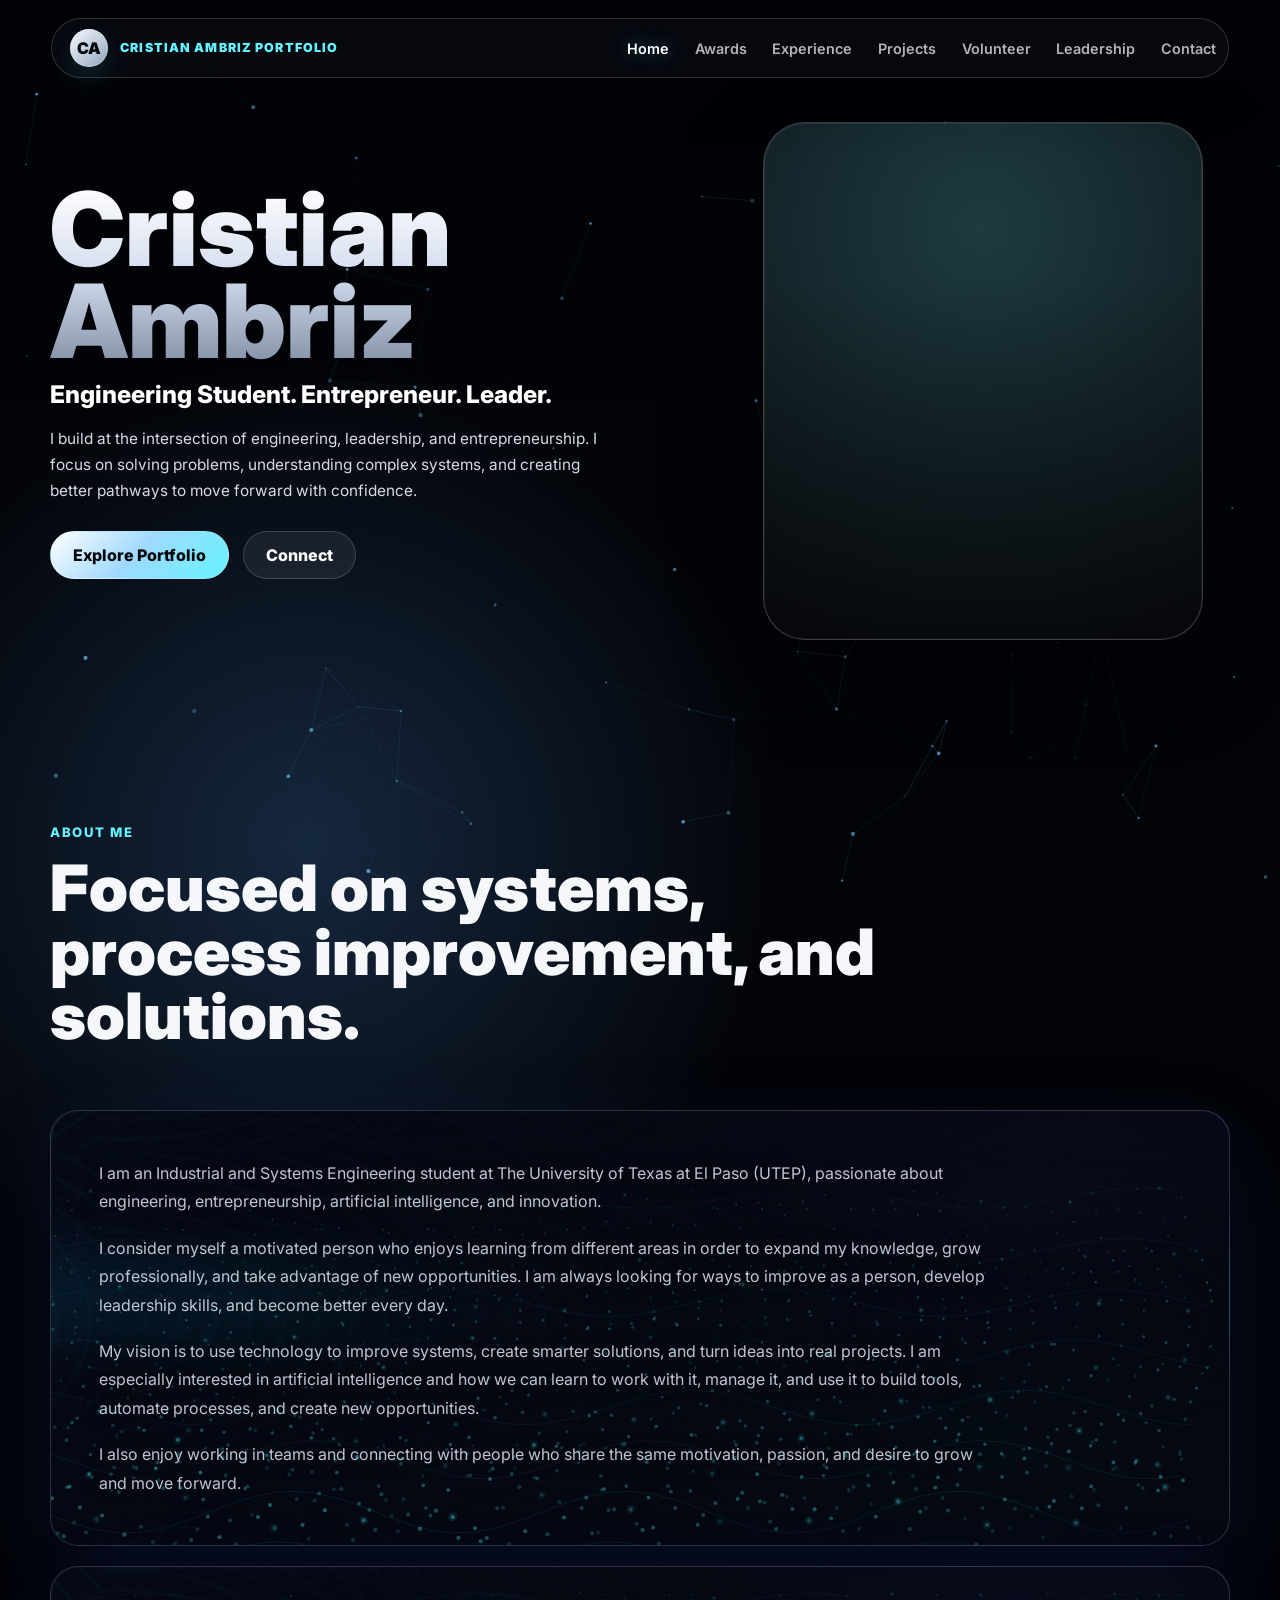
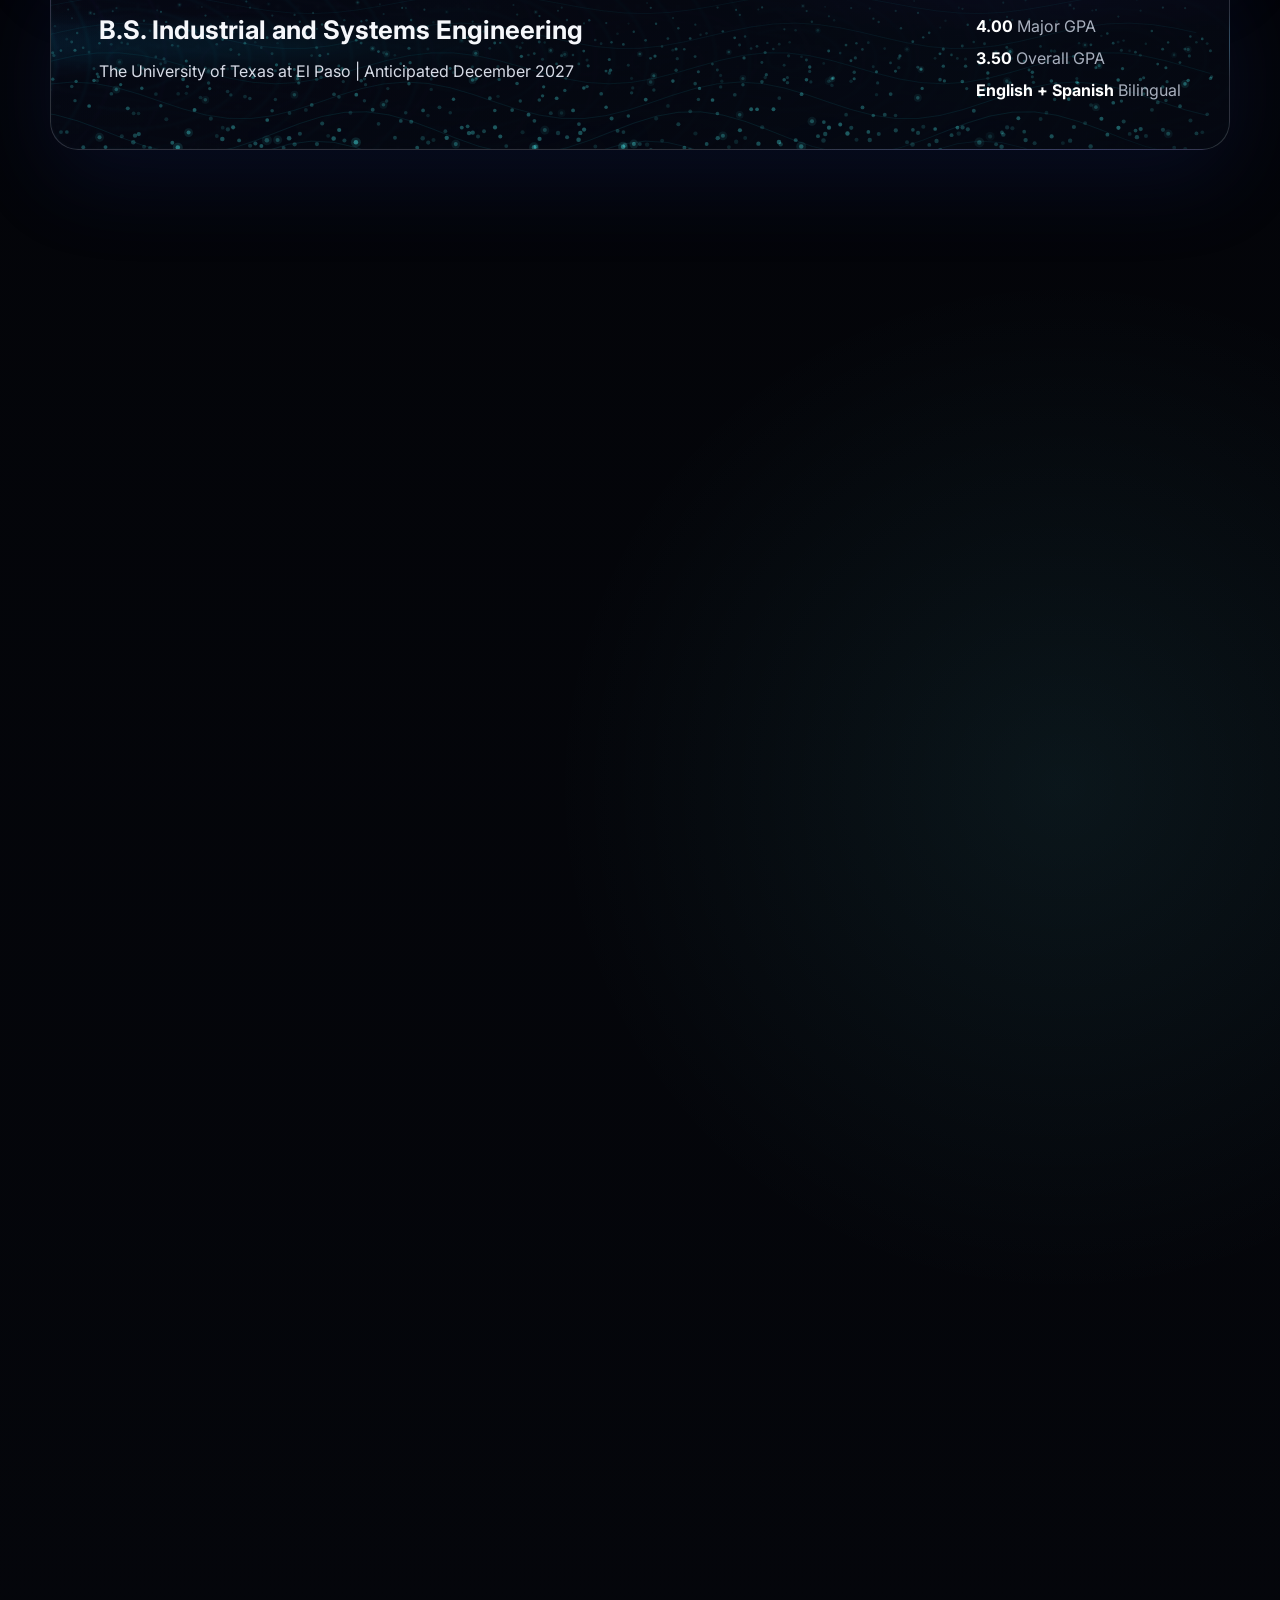
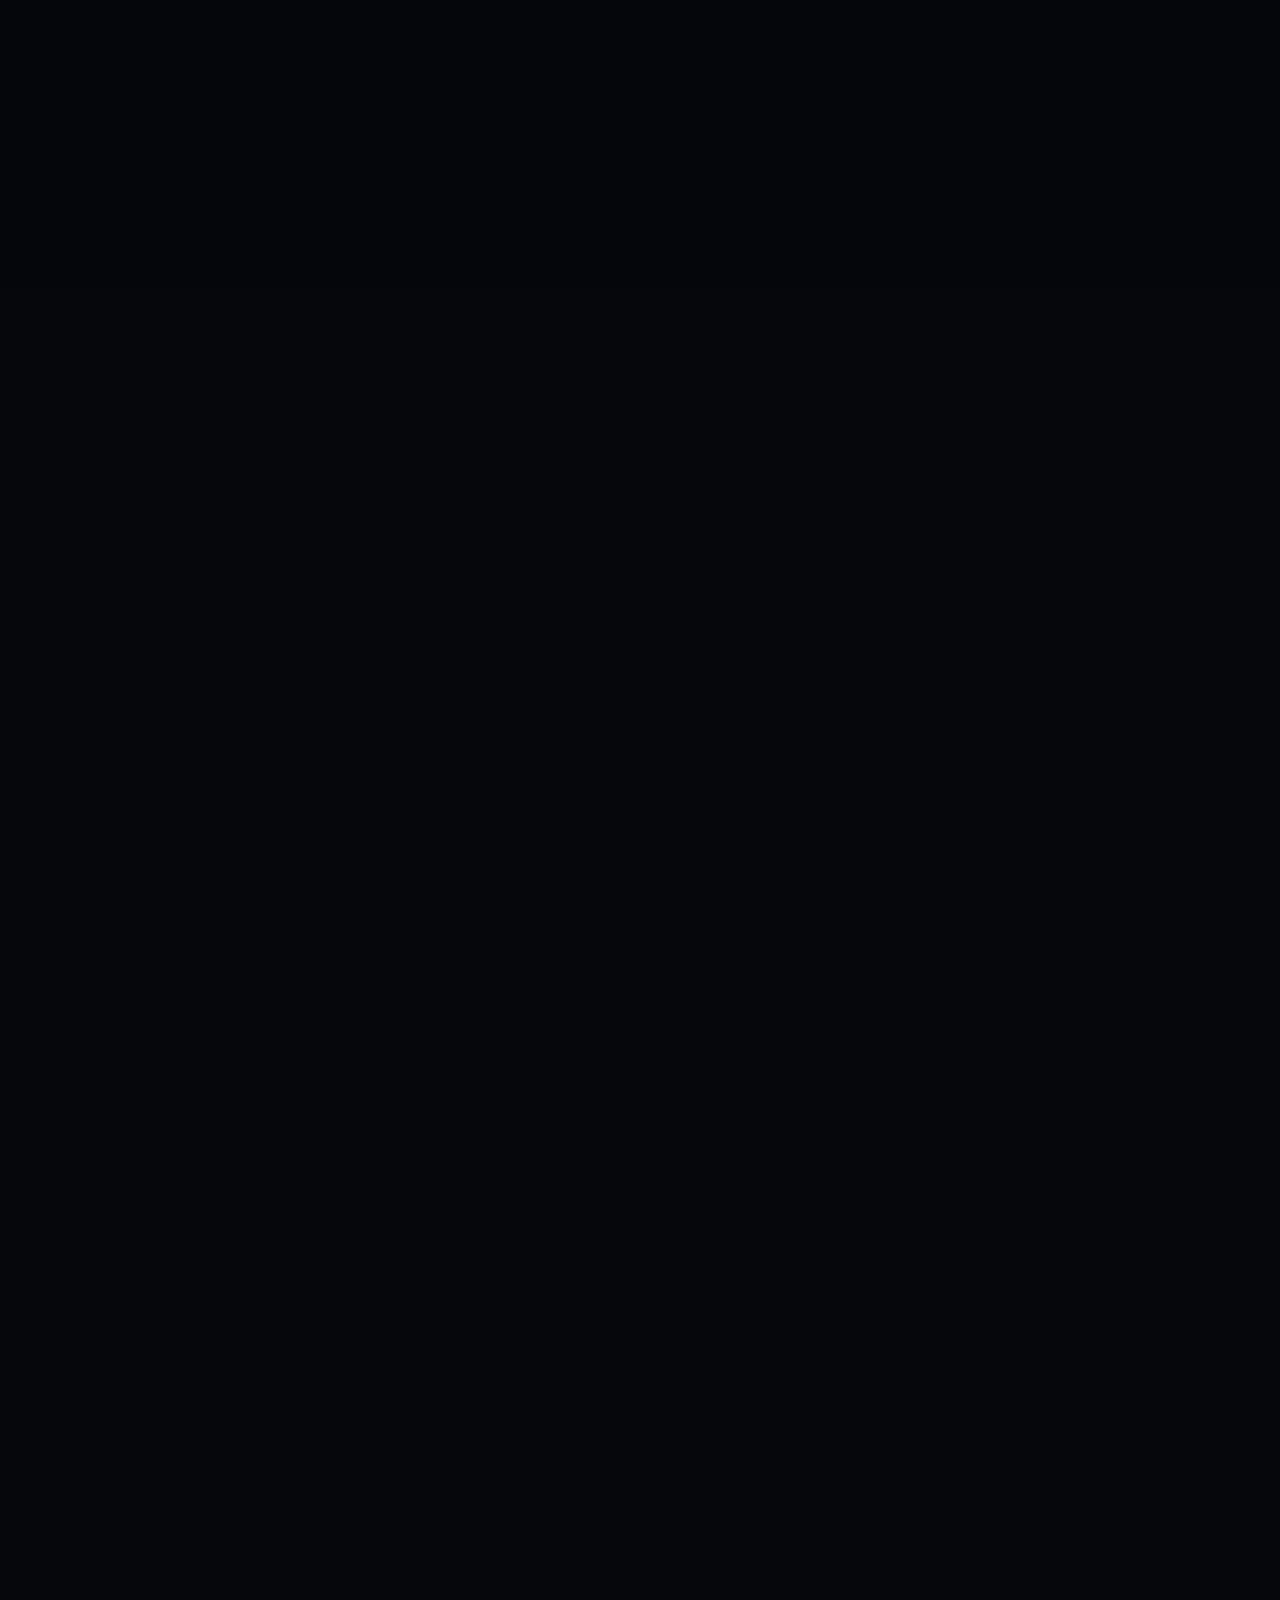
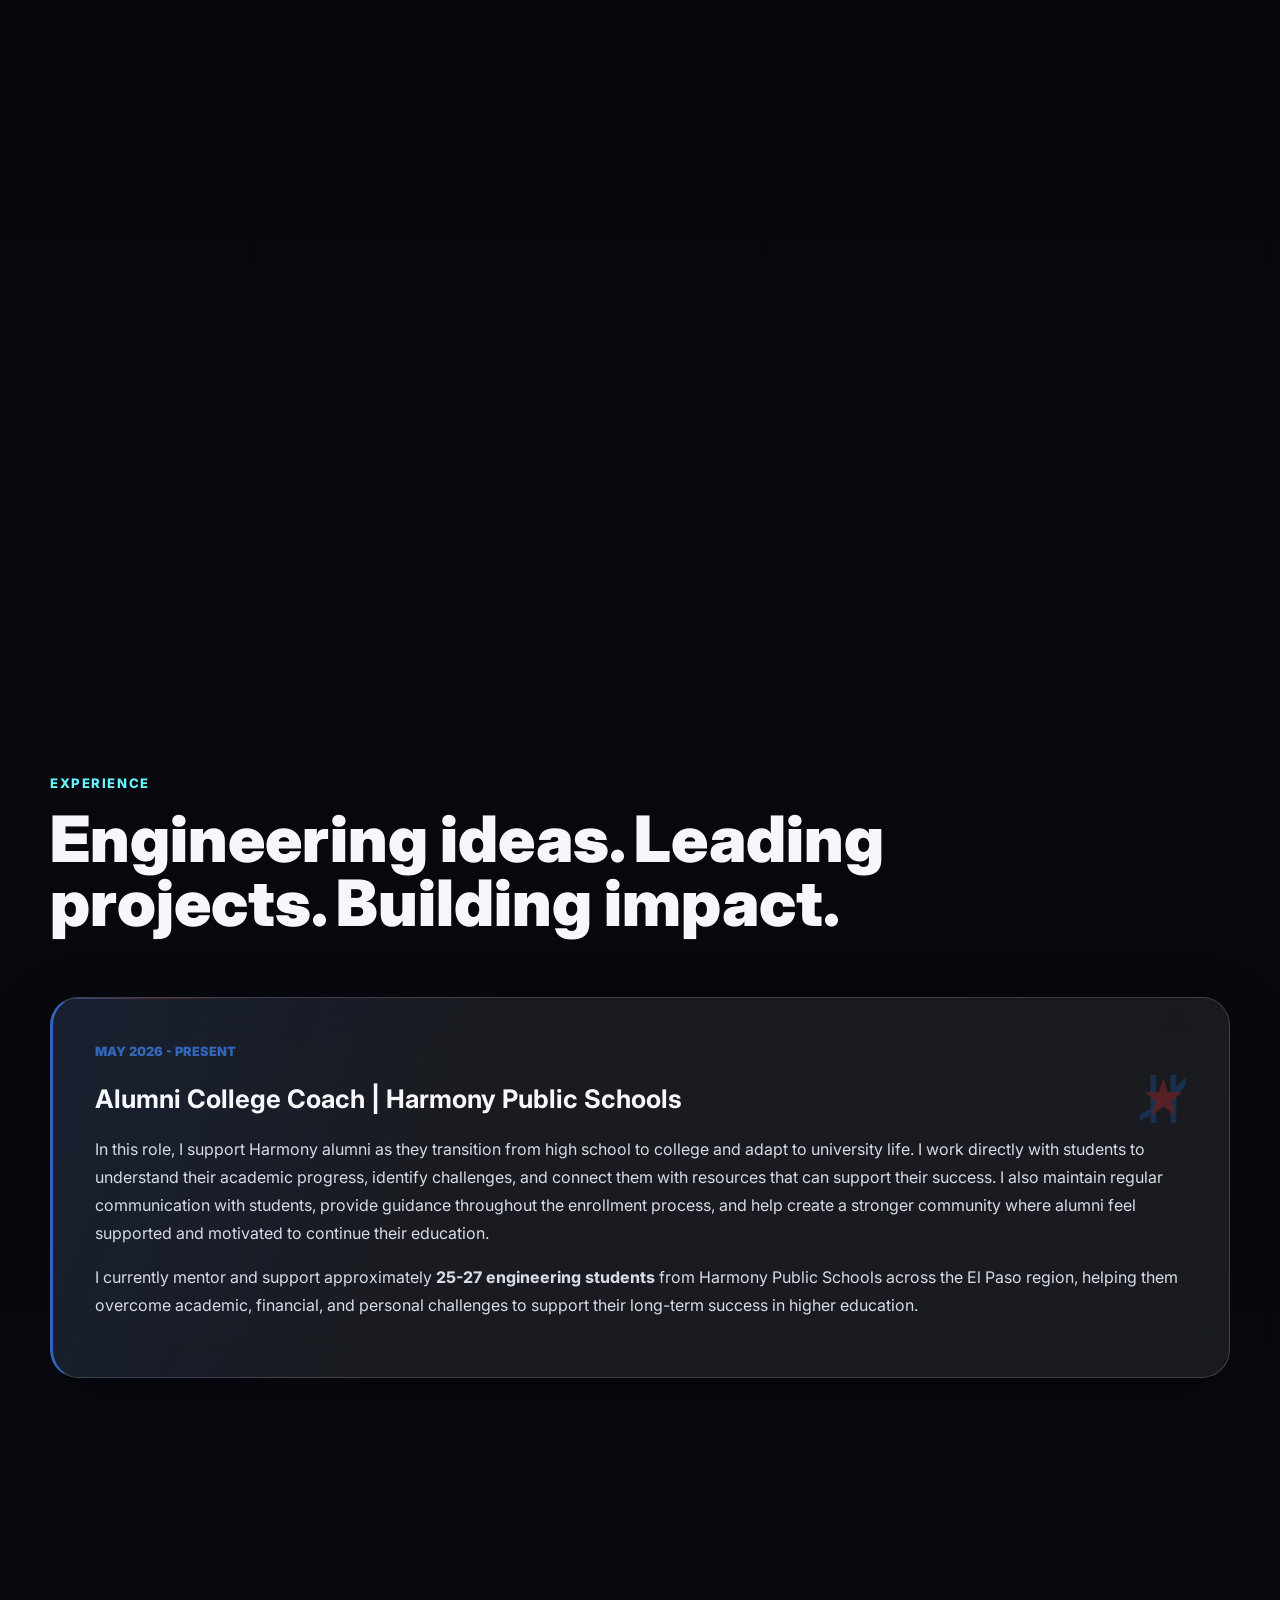
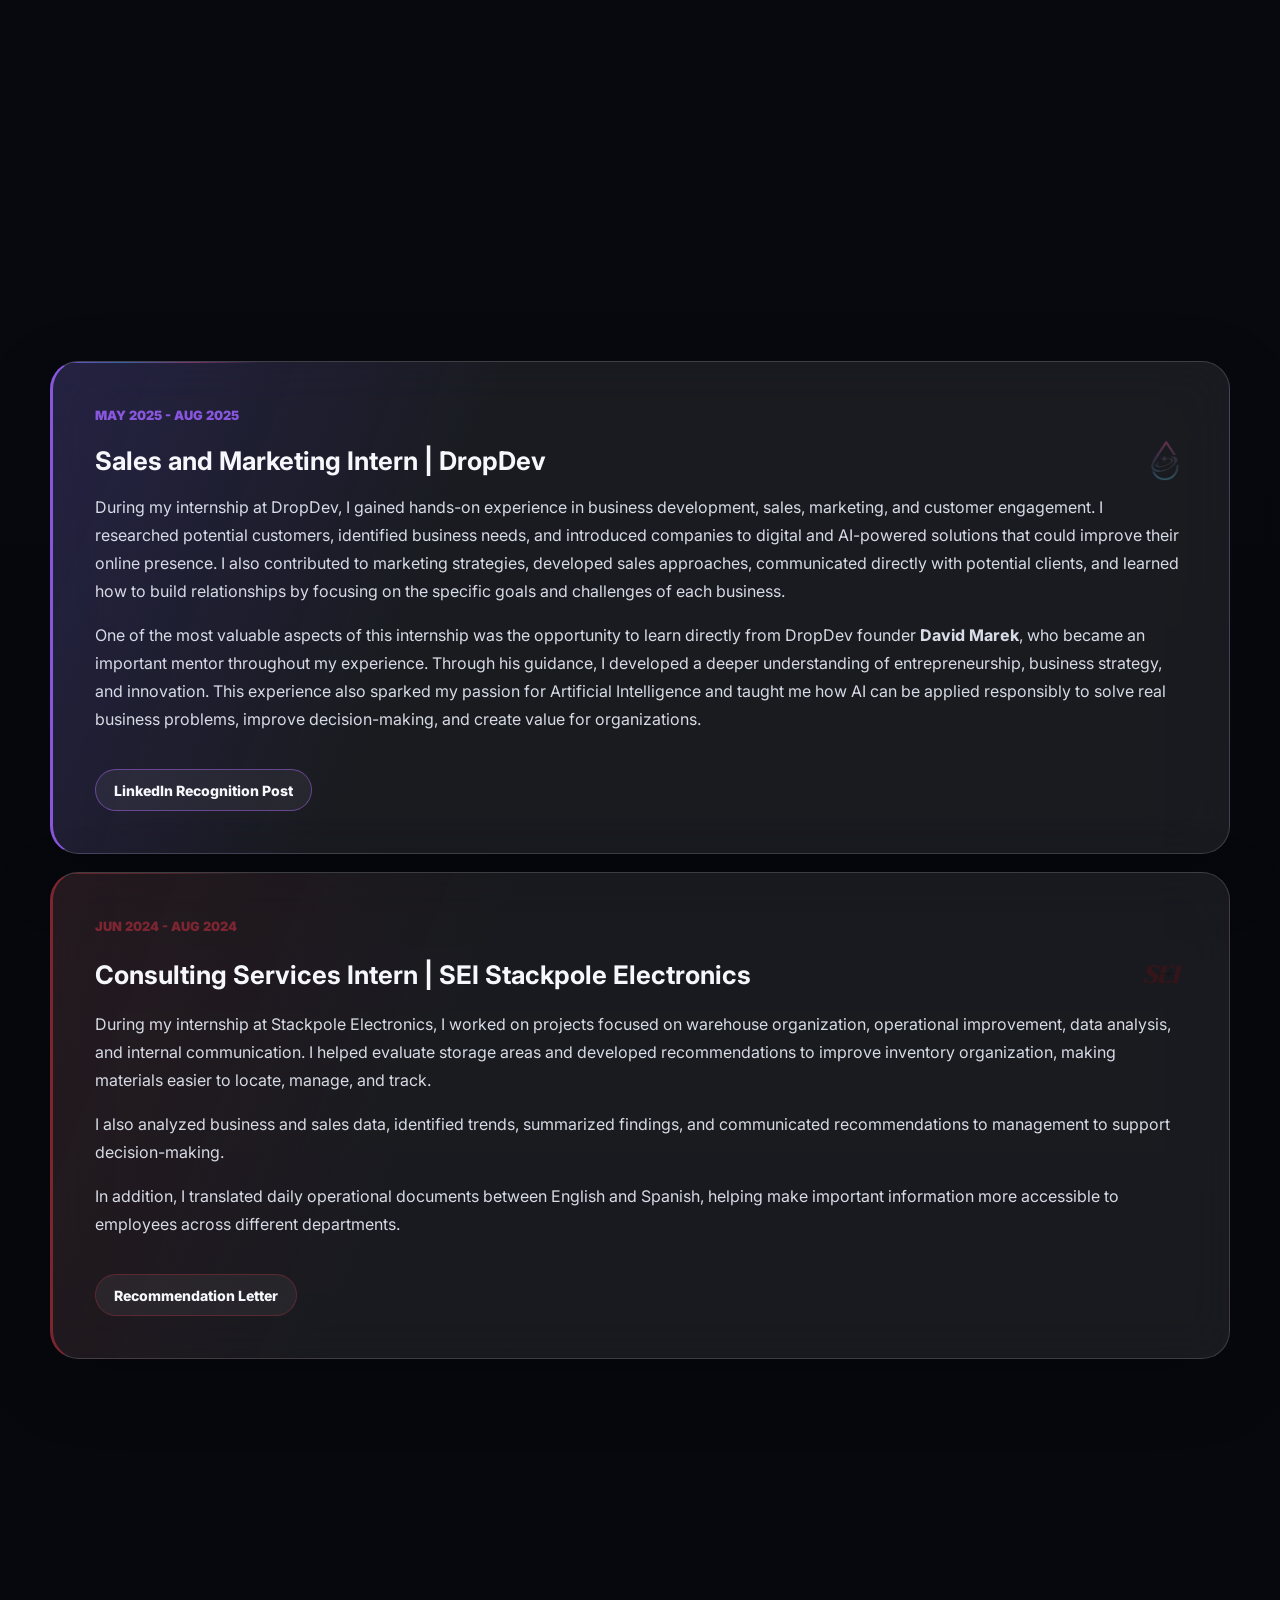
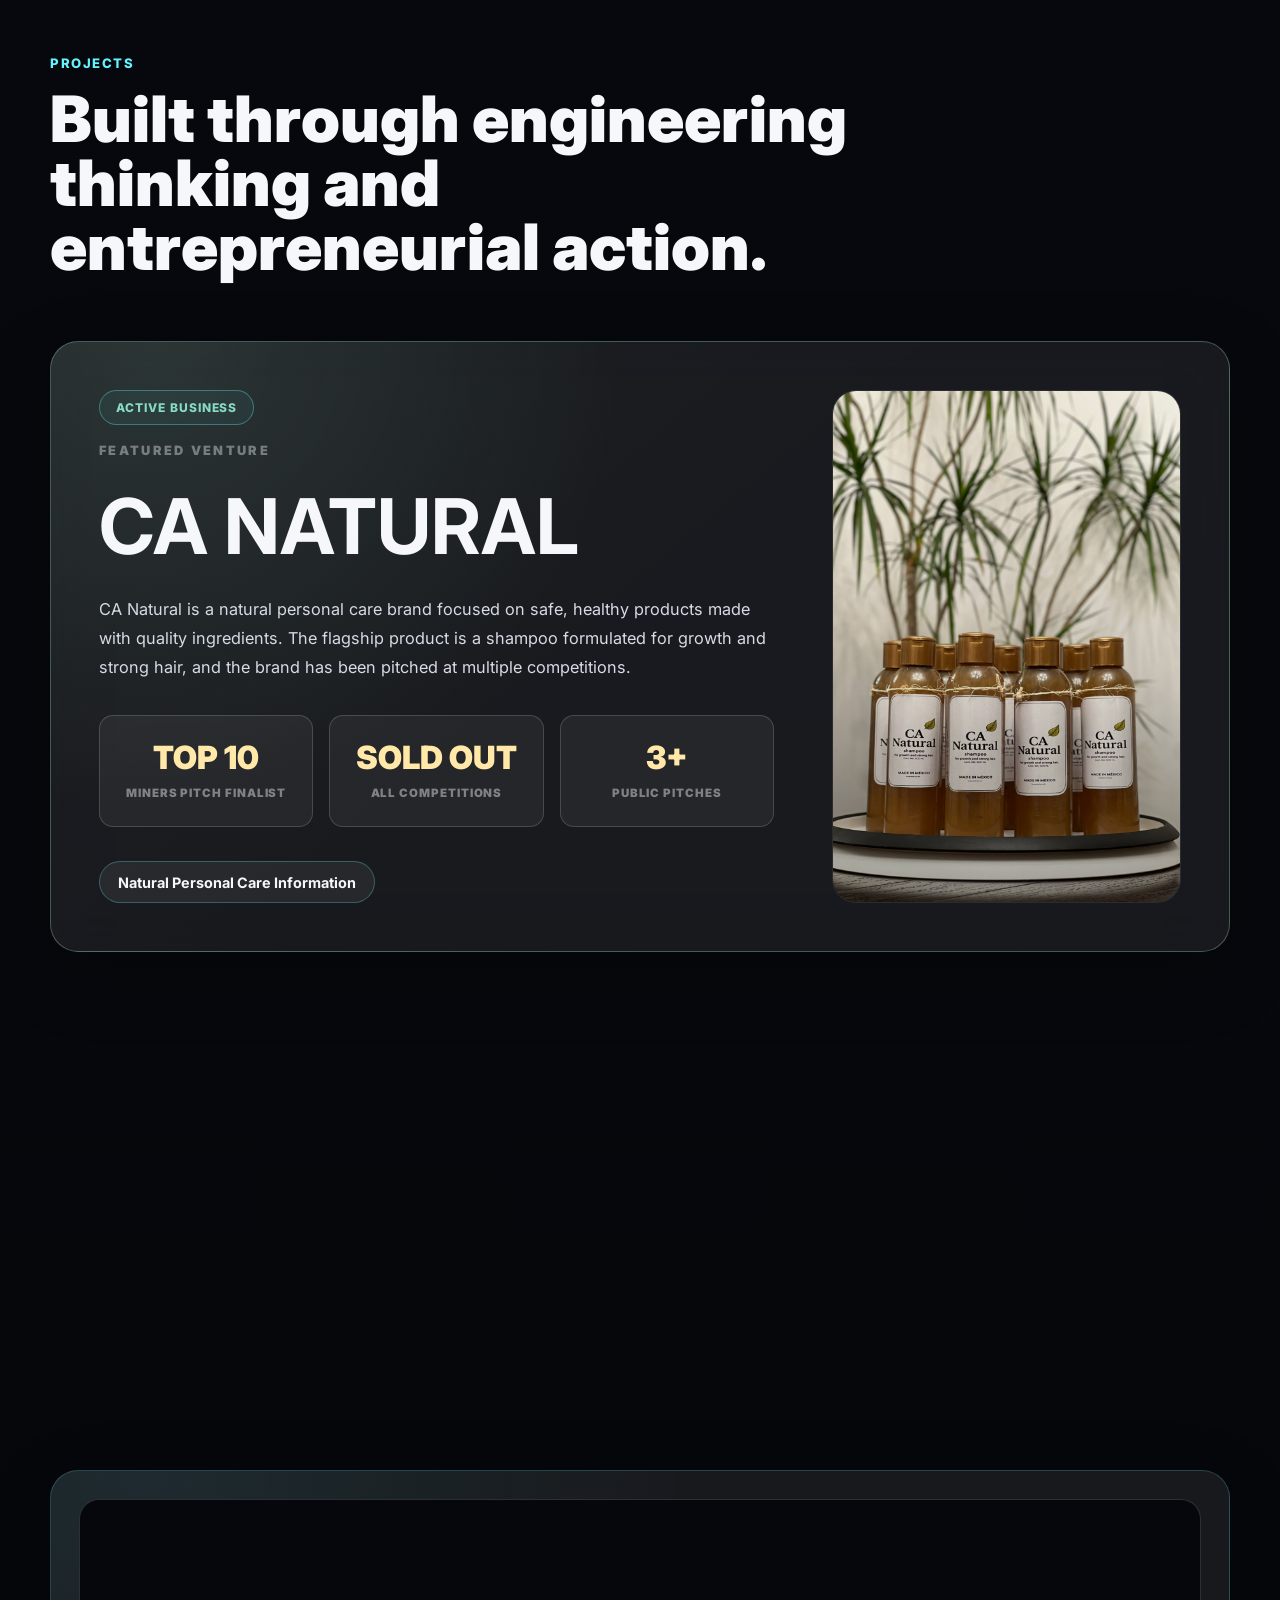
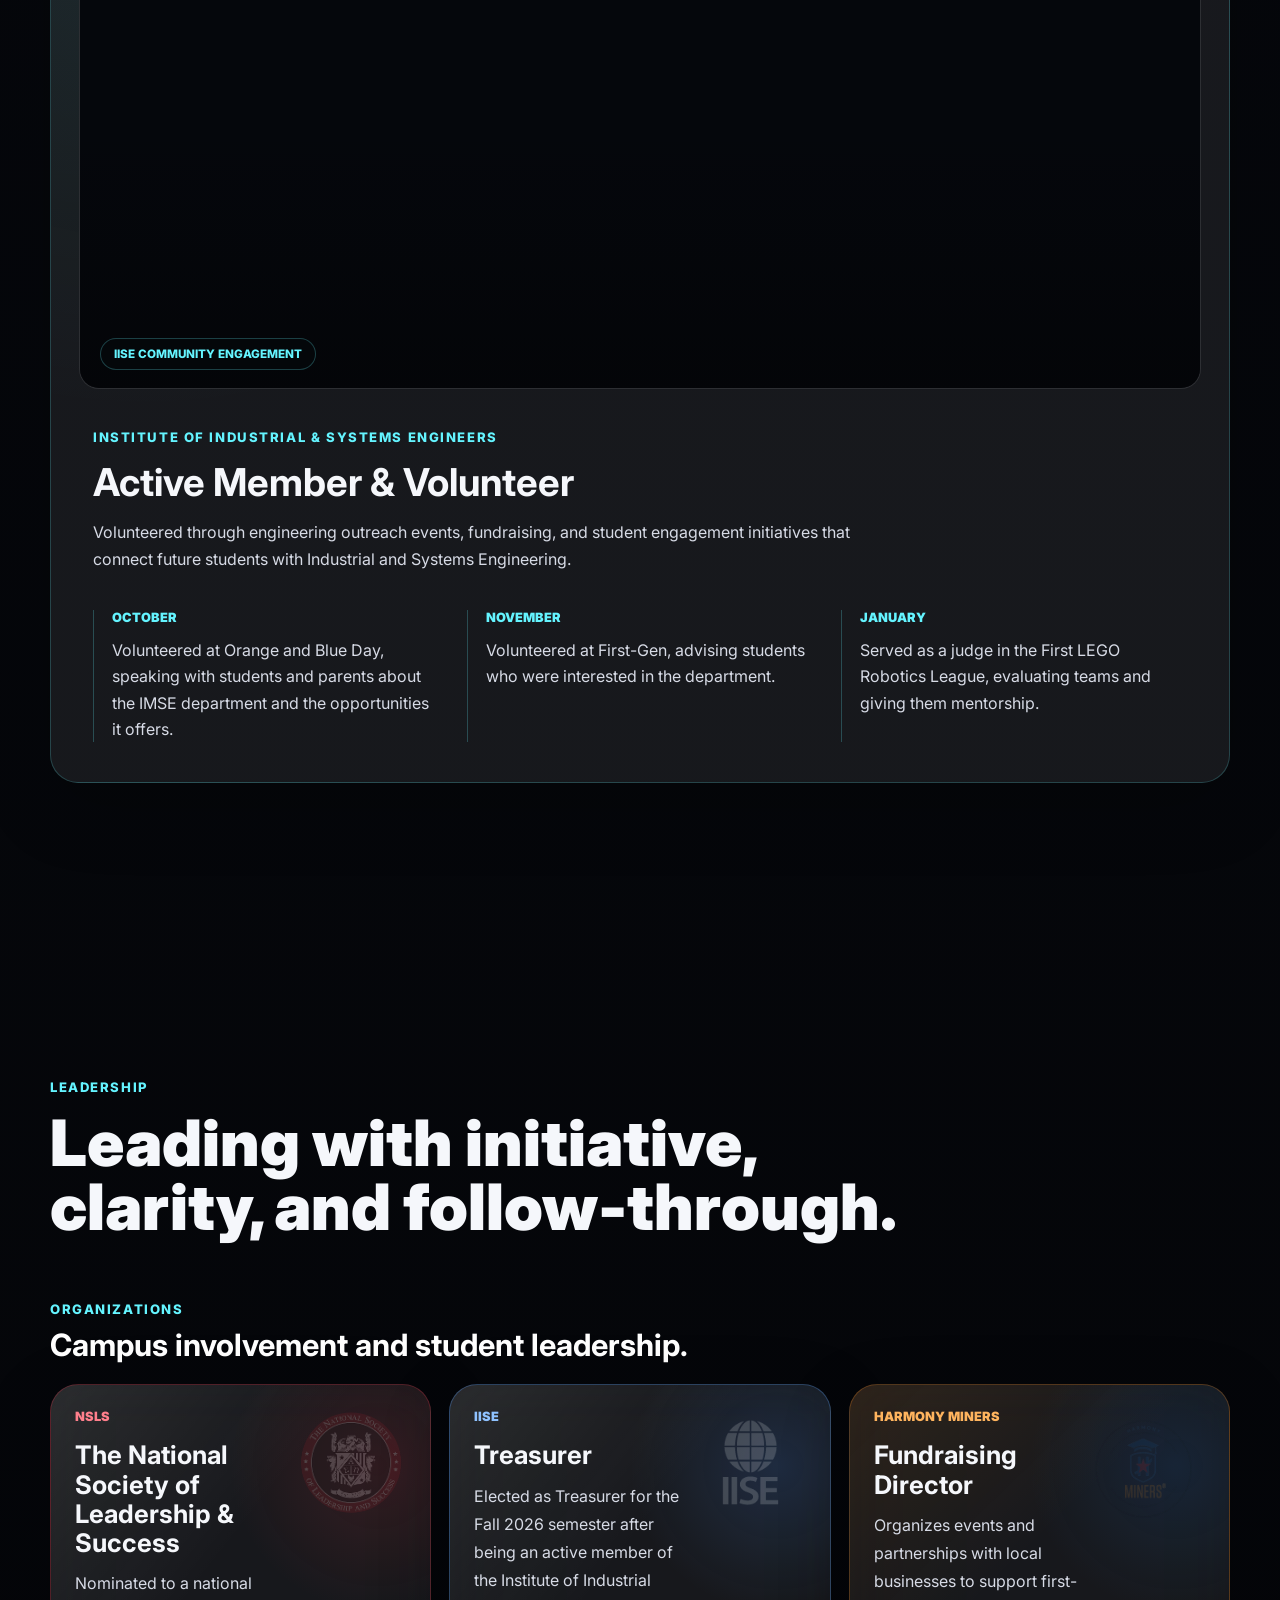
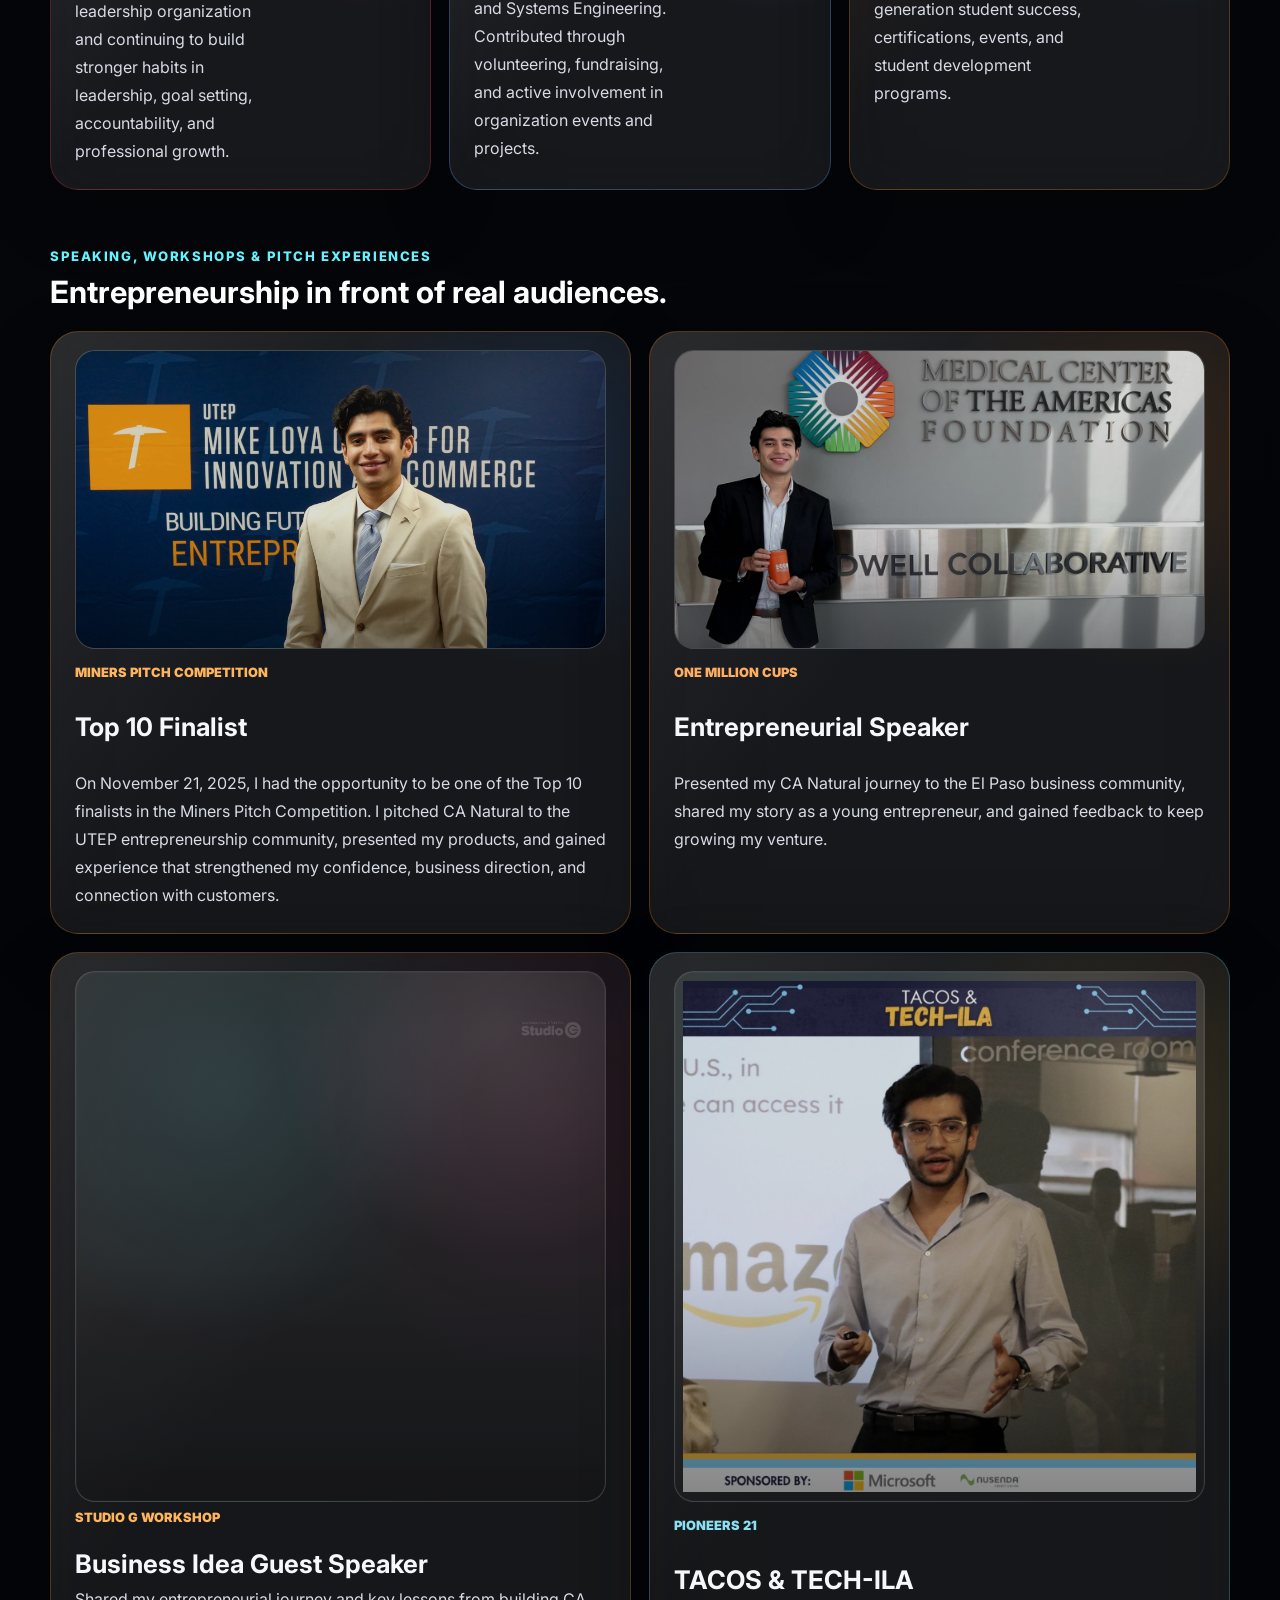
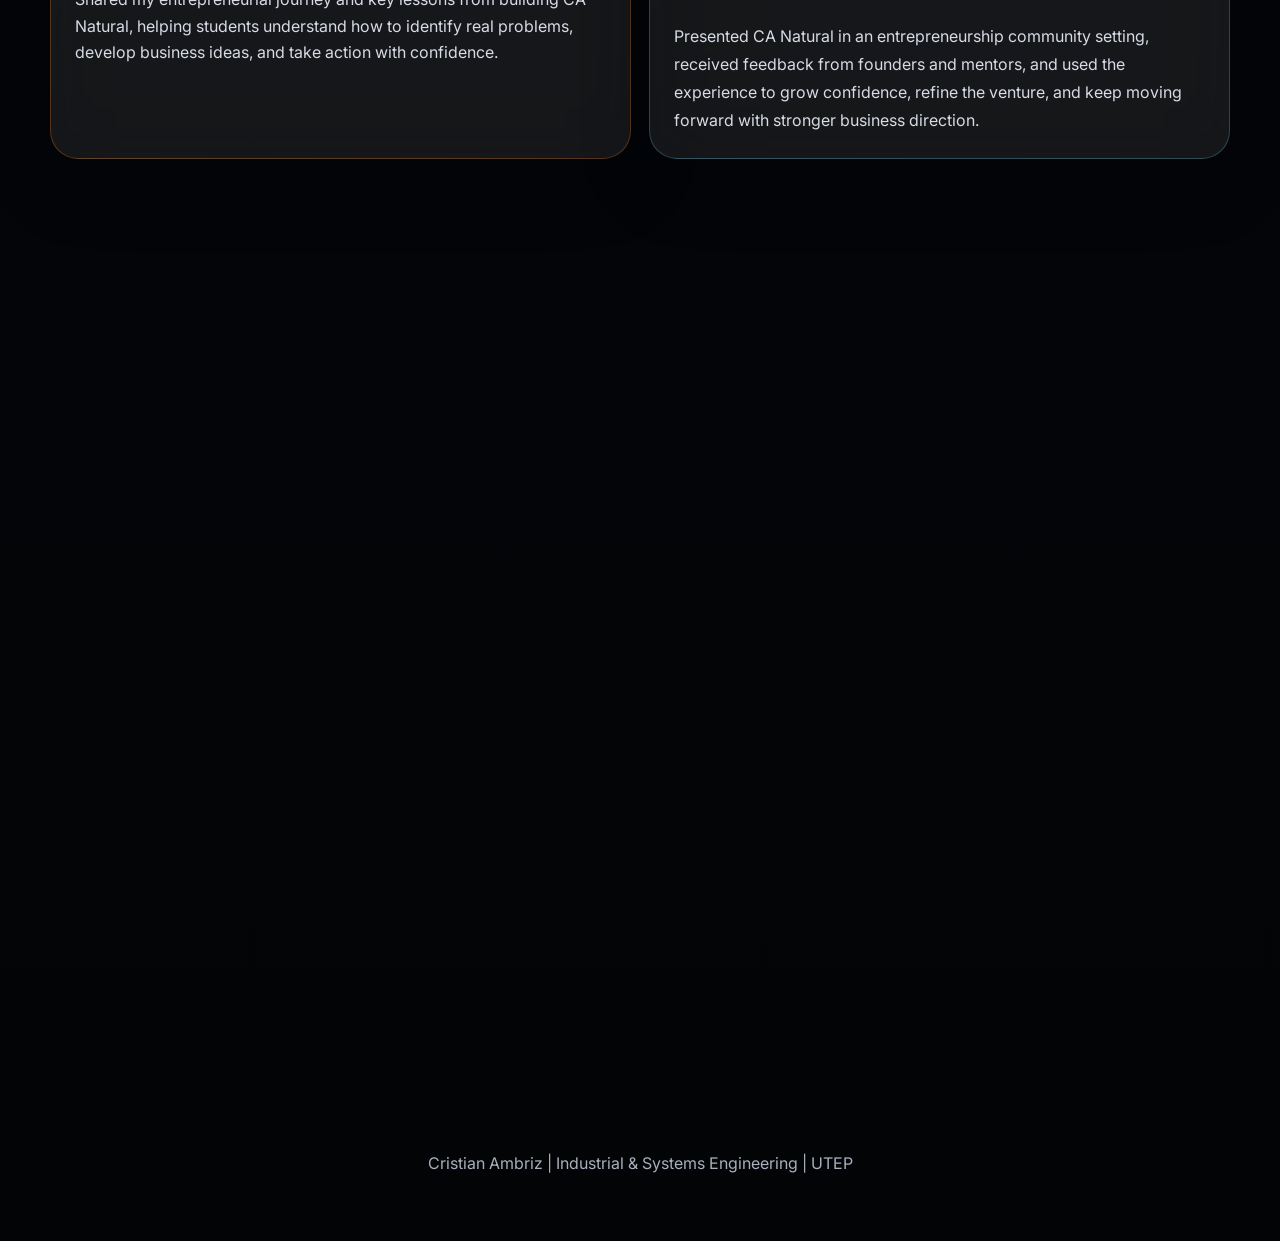
<file: index.html>
<!DOCTYPE html>
<html lang="en">
  <head>
    <meta charset="UTF-8" />
    <meta name="viewport" content="width=device-width, initial-scale=1.0" />
    <meta
      name="description"
      content="Cristian Ambriz portfolio: Industrial and Systems Engineering student, entrepreneur, student leader, and engineering-focused college coach."
    />
    <title>Cristian Ambriz | Engineering Portfolio</title>
    <link rel="preconnect" href="https://fonts.googleapis.com" />
    <link rel="preconnect" href="https://fonts.gstatic.com" crossorigin />
    <link
      href="https://fonts.googleapis.com/css2?family=Inter:wght@400;500;600;700;800;900&display=swap"
      rel="stylesheet"
    />
    <link rel="stylesheet" href="styles.css?v=experience-links-ws-gallery" />
  </head>
  <body>
    <div class="page-transition" aria-hidden="true"></div>
    <canvas class="ambient-canvas" aria-hidden="true"></canvas>
    <div class="spacecraft-layer" aria-hidden="true">
      <img class="spacecraft" src="assets/background-spaceship.png" alt="" />
    </div>

    <header class="site-header">
      <nav class="nav-shell" aria-label="Primary navigation">
        <a class="brand-mark brand-identity" href="#home" aria-label="Cristian Ambriz Portfolio home">
          <span class="brand-badge">CA</span>
          <span class="brand-title">Cristian Ambriz Portfolio</span>
        </a>
        <button class="nav-toggle" type="button" aria-label="Open menu" aria-expanded="false">
          <span></span>
          <span></span>
        </button>
        <div class="nav-links">
          <a href="#home">Home</a>
          <a href="#awards">Awards</a>
          <a href="#experience">Experience</a>
          <a href="#projects">Projects</a>
          <a href="#volunteer">Volunteer</a>
          <a href="#leadership">Leadership</a>
          <a href="#contact">Contact</a>
        </div>
      </nav>
    </header>

    <main>
      <section id="home" class="hero section">
        <div class="hero-copy reveal">
          <h1>Cristian Ambriz</h1>
          <p class="hero-line">Engineering Student. Entrepreneur. Leader.</p>
          <p class="hero-intro">
            I build at the intersection of engineering, leadership, and entrepreneurship. I focus on
            solving problems, understanding complex systems, and creating better pathways to move
            forward with confidence.
          </p>
          <div class="hero-actions">
            <a class="button primary" href="#projects">Explore Portfolio</a>
            <a class="button secondary" href="#contact">Connect</a>
          </div>
        </div>

        <div class="hero-visual reveal">
          <div class="device-frame tilt-card">
            <div class="hero-slideshow" aria-label="Cristian Ambriz portfolio photo slideshow">
              <div class="hero-slide hero-slide-framed home-three-slide">
                <img src="Photos/Home3.jpeg" alt="Cristian Ambriz portfolio opening image" />
              </div>
              <img class="hero-slide" src="Photos/Home1.jpeg" alt="Cristian Ambriz portfolio moment 2" />
              <img class="hero-slide" src="Photos/Home2.jpeg" alt="Cristian Ambriz portfolio moment 3" />
              <img class="hero-slide" src="Photos/home4.jpeg" alt="Cristian Ambriz portfolio moment 4" />
              <img class="hero-slide" src="Photos/Home5.jpeg" alt="Cristian Ambriz working on an engineering project" />
              <img class="hero-slide" src="Photos/Home%207.jpg" alt="Cristian Ambriz portfolio moment 6" />
              <img class="hero-slide" src="Photos/home8.jpeg" alt="Cristian Ambriz portfolio moment 7" />
              <img class="hero-slide" src="Photos/p213.jpeg" alt="Cristian Ambriz at a Pioneers21 entrepreneurship event" />
            </div>
            <div class="device-overlay"></div>
          </div>
        </div>
      </section>

      <section class="section about" id="about">
        <div class="section-heading reveal">
          <p class="eyebrow">About Me</p>
          <h2>Focused on systems, process improvement, and solutions.</h2>
        </div>
        <div class="about-grid">
          <article class="glass-panel about-tech-card reveal">
            <canvas class="about-dotted-surface" data-dotted-surface aria-hidden="true"></canvas>
            <div class="about-tech-content">
              <p>
                I am an Industrial and Systems Engineering student at The University of Texas at El
                Paso (UTEP), passionate about engineering, entrepreneurship, artificial intelligence,
                and innovation.
              </p>
              <p>
                I consider myself a motivated person who enjoys learning from different areas in
                order to expand my knowledge, grow professionally, and take advantage of new
                opportunities. I am always looking for ways to improve as a person, develop
                leadership skills, and become better every day.
              </p>
              <p>
                My vision is to use technology to improve systems, create smarter solutions, and turn
                ideas into real projects. I am especially interested in artificial intelligence and
                how we can learn to work with it, manage it, and use it to build tools, automate
                processes, and create new opportunities.
              </p>
              <p>
                I also enjoy working in teams and connecting with people who share the same
                motivation, passion, and desire to grow and move forward.
              </p>
            </div>
          </article>
          <article class="resume-panel glass-panel about-education about-tech-card reveal">
            <canvas class="about-dotted-surface education-dotted-surface" data-dotted-surface aria-hidden="true"></canvas>
            <div class="education-content">
              <h3>B.S. Industrial and Systems Engineering</h3>
              <p>The University of Texas at El Paso | Anticipated December 2027</p>
            </div>
            <div class="resume-metrics">
              <span><strong>4.00</strong> Major GPA</span>
              <span><strong>3.50</strong> Overall GPA</span>
              <span><strong>English + Spanish</strong> Bilingual</span>
            </div>
          </article>
        </div>
      </section>

      <section id="awards" class="section">
        <div class="section-heading reveal">
          <p class="eyebrow">Awards &amp; Recognition</p>
          <h2>Innovation, Leadership &amp; Growth</h2>
          <p class="section-intro">
            A collection of credentials and recognitions that reflect my commitment to continuous
            learning, skill development, and bringing new ideas into different fields.
          </p>
        </div>
        <article class="featured-award innovator-award reveal">
          <div class="featured-award-content">
            <p class="featured-award-label">Featured Achievement</p>
            <h3>Distinguished Innovator Award</h3>
            <p class="featured-award-subtitle">Mike Loya Center for Innovation and Commerce</p>
            <div class="featured-award-description">
              <p>
                Recognized as one of the first recipients of the Distinguished Innovator Award for
                involvement in entrepreneurship, innovation programs, and startup development through
                the Mike Loya Center for Innovation and Commerce at UTEP.
              </p>
              <p>
                This recognition reflects my participation in the Miners Pitch Competition, Studio G
                entrepreneurship programs, entrepreneurial micro-credential development, and building
                CA Natural as a growing business venture.
              </p>
              <p>
                Being selected as a Top 10 Finalist in the Miners Pitch Competition and receiving this
                recognition represents more than an award - it reflects the work, growth, consistency,
                and entrepreneurial journey I have been building throughout my experience in innovation
                and business development.
              </p>
            </div>
            <div class="skill-tags featured-award-tags" aria-label="Skills">
              <span>Entrepreneurship</span>
              <span>Innovation</span>
              <span>Startup Development</span>
              <span>Pitch Competition</span>
              <span>Leadership</span>
            </div>
          </div>
          <div class="featured-award-gallery" aria-label="Distinguished Innovator Award photo gallery">
            <img class="award-slide" src="Photos/Award%201.jpeg" alt="Distinguished Innovator Award trophy" />
            <img
              class="award-slide"
              src="Photos/Award2.jpeg"
              alt="Cristian Ambriz holding the Distinguished Innovator Award at UTEP"
            />
            <img
              class="award-slide"
              src="Photos/Award%203.jpeg"
              alt="Cristian Ambriz receiving the Distinguished Innovator Award"
            />
            <div class="featured-award-overlay"></div>
            <span class="featured-award-badge">Award Recipient</span>
          </div>
        </article>
        <div class="recognition-grid">
          <article class="recognition-card award-theme six-sigma-award reveal">
            <p class="recognition-organization">Six Sigma Global Institute (SSGI)</p>
            <h3>Lean Six Sigma Yellow Belt Professional</h3>
            <p class="recognition-description">
              Successfully completed the Lean Six Sigma Yellow Belt Professional certification through
              Six Sigma Global Institute (SSGI), gaining foundational knowledge in Lean Six Sigma
              methodologies, process improvement, waste reduction, cost optimization, operational
              efficiency, and quality management. This certification strengthens my ability to identify
              inefficiencies, support continuous improvement initiatives, and contribute to data-driven
              problem-solving and organizational performance improvement.
            </p>
            <div class="skill-tags" aria-label="Skills">
              <span>Lean Six Sigma</span>
              <span>Process Improvement</span>
              <span>Operational Efficiency</span>
              <span>Quality Management</span>
            </div>
            <a
              class="credential-action"
              href="https://certificates.sixsigmaglobalinstitute.com/18dba07e-7da1-438b-bfa9-e99cca674040"
              target="_blank"
              rel="noopener noreferrer"
            >
              Click to View Credential
            </a>
          </article>
          <article class="recognition-card award-theme google-ai-award reveal">
            <p class="recognition-organization">Google</p>
            <h3>Google AI Essentials</h3>
            <p class="recognition-description">
              Successfully completed the Google AI Essentials program, including all five courses
              developed by Google. The program provided hands-on experience designing and building
              AI skills, using AI tools responsibly, and applying AI to improve productivity and
              workflows.
            </p>
            <div class="skill-tags" aria-label="Skills">
              <span>AI Productivity</span>
              <span>Responsible AI</span>
              <span>Prompting</span>
              <span>Workflow Design</span>
            </div>
            <a
              class="credential-action"
              href="credentials/Google_AI_Essentials_Certificate.pdf"
              target="_blank"
              rel="noopener noreferrer"
            >
              Click to see the credential
            </a>
          </article>
          <article class="recognition-card award-theme pioneers-ai-award reveal">
            <p class="recognition-organization">Pioneers21</p>
            <h3>Pioneers21 Funnels &amp; Frameworks AI Accelerator</h3>
            <p class="recognition-description">
              Successfully completed the Pioneers21 Funnels &amp; Frameworks AI Accelerator,
              gaining practical experience in AI-assisted business strategy, customer discovery,
              market validation, responsible AI, and AI-powered entrepreneurship.
            </p>
            <div class="skill-tags" aria-label="Skills">
              <span>AI Strategy</span>
              <span>Market Validation</span>
              <span>AI Marketing</span>
              <span>Responsible AI</span>
            </div>
            <a
              class="credential-action"
              href="https://credsverse.com/credentials/005f5859-688f-4072-bfa7-5c7a3045c7fb"
              target="_blank"
              rel="noopener noreferrer"
            >
              Click to see the credential
            </a>
          </article>
          <article class="recognition-card award-theme mindset-award reveal">
            <p class="recognition-organization">Mike Loya Center for Innovation and Commerce</p>
            <h3>Entrepreneurial Mindset Micro-Credential</h3>
            <p class="recognition-description">
              Completed a program focused on entrepreneurial thinking, opportunity recognition,
              creativity, and problem solving.
            </p>
            <div class="skill-tags" aria-label="Skills">
              <span>Entrepreneurship</span>
              <span>Mindset</span>
              <span>Prototyping</span>
            </div>
            <a
              class="credential-action"
              href="https://achievementstudio.com/portfolio/2021358774/badgeview/1980638678"
              target="_blank"
              rel="noopener noreferrer"
            >
              Click to see credential
            </a>
          </article>
          <article class="recognition-card award-theme data-storytelling-award reveal">
            <p class="recognition-organization">Tech Frontier and Mike Loya Center</p>
            <h3>Data &amp; AI Storytelling for Entrepreneurs</h3>
            <p class="recognition-description">
              Completed training focused on using data, artificial intelligence, and storytelling
              to communicate business ideas more effectively.
            </p>
            <div class="skill-tags" aria-label="Skills">
              <span>BigML</span>
              <span>Big Data</span>
              <span>Data Analysis</span>
              <span>Storytelling</span>
            </div>
            <a
              class="credential-action"
              href="credentials/certificado_data_ai_storytelling.pdf"
              target="_blank"
              rel="noopener"
            >
              Click to see the credential
            </a>
          </article>
          <article class="recognition-card award-theme studio-award reveal">
            <p class="recognition-organization">Business Accelerator / Entrepreneurship Training</p>
            <h3>Studio G Program</h3>
            <p class="recognition-description">
              Participated in workshops and mentoring sessions focused on business development,
              customer discovery, venture analysis, and strategic growth.
            </p>
            <div class="skill-tags" aria-label="Skills">
              <span>Business Models</span>
              <span>Stress-Test</span>
              <span>Pitch Business</span>
            </div>
            <div class="credential-actions">
              <a
                class="credential-action"
                href="credentials/StudioG_CEO_Certificate.pdf"
                target="_blank"
                rel="noopener"
                aria-label="Click to see the Studio G CEO certificate"
              >
                Click to see CEO certificate
              </a>
              <a
                class="credential-action"
                href="credentials/StudioG_Explorer_Certificate.pdf"
                target="_blank"
                rel="noopener"
                aria-label="Click to see the Studio G Explorer certificate"
              >
                Click to see Explorer Certificate
              </a>
            </div>
          </article>
          <article class="recognition-card award-theme ai-award reveal">
            <p class="recognition-organization">IBM / Coursera</p>
            <h3>Artificial Intelligence Essentials V2</h3>
            <p class="recognition-description">
              Completed foundational training in artificial intelligence concepts, AI applications
              for business, and emerging technologies.
            </p>
            <div class="skill-tags" aria-label="Skills">
              <span>Generative AI</span>
              <span>Natural Language Processing (NLP)</span>
              <span>AI Ethics</span>
            </div>
            <div class="credential-actions">
              <a
                class="credential-action"
                href="credentials/Artificial%20Intelligence%20Essentials%20V2.pdf"
                target="_blank"
                rel="noopener"
                aria-label="Click to see the Artificial Intelligence Essentials V2 PDF certificate"
              >
                Click to see the certificate
              </a>
              <a
                class="credential-action"
                href="https://www.credly.com/badges/18fb964d-13d1-4abb-b49b-9621260c0551/linked_in_profile"
                target="_blank"
                rel="noopener"
                aria-label="Click to see the Artificial Intelligence Essentials V2 Credly credential"
              >
                Click to see the credential
              </a>
            </div>
          </article>
          <article class="recognition-card award-theme excel-award reveal">
            <p class="recognition-organization">LinkedIn Learning</p>
            <h3>Excel, VBA &amp; Access Certifications</h3>
            <p class="recognition-description">
              A focused collection of technical credentials in spreadsheets, automation,
              data analysis, and relational database workflows.
            </p>
            <div class="skill-tags" aria-label="Skills">
              <span>Microsoft Access</span>
              <span>Microsoft Excel Macros</span>
              <span>Microsoft Excel</span>
            </div>
            <button class="credential-action" type="button" data-credentials-open>
              Click to see the credential
            </button>
          </article>
          <article class="recognition-card award-theme nsls-award reveal">
            <p class="recognition-organization">The National Society of Leadership and Success (NSLS)</p>
            <h3>Foundations of Leadership</h3>
            <p class="recognition-description">
              Successfully completed the Foundations of Leadership program through the National
              Society of Leadership and Success (NSLS), developing leadership, communication,
              goal-setting, collaboration, and personal development skills through structured
              leadership training.
            </p>
            <div class="skill-tags" aria-label="Skills">
              <span>Leadership</span>
              <span>Communication</span>
              <span>Goal Setting</span>
              <span>Collaboration</span>
            </div>
            <a
              class="credential-action"
              href="https://app.nsls.org/web/public/social/share/clr/2MFf5i7bJQnE6MfUyRz2G6"
              target="_blank"
              rel="noopener noreferrer"
            >
              Click to see the credential
            </a>
          </article>
        </div>
      </section>

      <dialog class="credentials-modal" id="linkedin-credentials" aria-labelledby="linkedin-credentials-title">
        <div class="credentials-dialog">
          <button class="modal-close" type="button" data-credentials-close aria-label="Close credentials">
            &times;
          </button>
          <p class="recognition-organization">LinkedIn Learning</p>
          <h2 id="linkedin-credentials-title">Excel, VBA &amp; Access Certifications</h2>
          <ul class="credentials-list">
            <li>
              <span>Learning VBA in Excel (2019)</span>
              <a
                class="credential-link"
                href="https://www.linkedin.com/learning/certificates/92f26d4d152ea3f2cbeae22072ca099135a508537cd155067cb375d2df25c798?trk=share_certificate"
                target="_blank"
                rel="noopener"
              >
                Click to see credential
              </a>
            </li>
            <li>
              <span>Excel 2016: Macros in Depth</span>
              <a
                class="credential-link"
                href="https://www.linkedin.com/learning/certificates/276ce76b05f7711d5cfc93e6dc23d427dab54fe4013b37f6c07a126279d3a850?trk=share_certificate"
                target="_blank"
                rel="noopener"
              >
                Click to see credential
              </a>
            </li>
            <li>
              <span>Excel: PivotTables in Depth (2018)</span>
              <a
                class="credential-link"
                href="https://www.linkedin.com/learning/certificates/486d1a13e799f9022a2d6c5a44d605c18b36f789d35204c992f6e26fd210529f?trk=share_certificate"
                target="_blank"
                rel="noopener"
              >
                Click to see credential
              </a>
            </li>
            <li>
              <span>Excel 2019 Essential Training</span>
              <a
                class="credential-link"
                href="https://www.linkedin.com/learning/certificates/6c0ec2e068301f50cb07a8cc3b6e11095f021b2bccbe1455f038f16123be7efa?trk=share_certificate"
                target="_blank"
                rel="noopener"
              >
                Click to see credential
              </a>
            </li>
            <li>
              <span>Access 2019: Queries</span>
              <a
                class="credential-link"
                href="https://www.linkedin.com/learning/certificates/7eac189eacc1d0b0e5e2c14a24b172506eb63ab24437facc795104fbd2efea8d?trk=share_certificate"
                target="_blank"
                rel="noopener"
              >
                Click to see credential
              </a>
            </li>
            <li>
              <span>Access 2019 Essential Training</span>
              <a
                class="credential-link"
                href="https://www.linkedin.com/learning/certificates/49e48cb8f84f9e7700aee3889ac2dc272c60913cc9be314adfa8c1189744fea9?trk=share_certificate"
                target="_blank"
                rel="noopener"
              >
                Click to see credential
              </a>
            </li>
          </ul>
        </div>
      </dialog>

      <section id="experience" class="section">
        <div class="section-heading reveal">
          <p class="eyebrow">Experience</p>
          <h2>Engineering ideas. Leading projects. Building impact.</h2>
        </div>
        <div class="timeline">
          <article class="timeline-item harmony-experience reveal">
            <time>May 2026 - Present</time>
            <div class="experience-title-row">
              <h3>Alumni College Coach | Harmony Public Schools</h3>
              <img
                class="experience-logo harmony-mark"
                src="Photos/harmonypublicschools_logo-removebg-preview.png"
                alt=""
                aria-hidden="true"
              />
            </div>
            <p>
              In this role, I support Harmony alumni as they transition from high school to college and
              adapt to university life. I work directly with students to understand their academic
              progress, identify challenges, and connect them with resources that can support their
              success. I also maintain regular communication with students, provide guidance throughout
              the enrollment process, and help create a stronger community where alumni feel supported
              and motivated to continue their education.
            </p>
            <p>
              I currently mentor and support approximately <strong>25-27 engineering students</strong>
              from Harmony Public Schools across the El Paso region, helping them overcome academic,
              financial, and personal challenges to support their long-term success in higher education.
            </p>
          </article>
          <article class="timeline-item imse-experience reveal">
            <time>Feb 2026 - Present</time>
            <div class="experience-title-row">
              <h3>Undergraduate Assistant | UTEP Department of Industrial, Manufacturing, and Systems Engineering</h3>
              <img class="experience-logo imse-mark" src="Photos/IMSE-removebg-preview.png" alt="" aria-hidden="true" />
            </div>
            <p>
              As an Undergraduate Assistant, I help promote Industrial and Systems Engineering programs
              to prospective students, families, and members of the community. I participate in
              recruitment events, school visits, presentations, and interactive engineering activities
              designed to introduce students to the opportunities available within the field. I also
              assist with demonstrations involving robotics, automation, manufacturing, and emerging
              technologies while serving as a resource for students interested in learning more about
              UTEP and its engineering programs.
            </p>
            <p>
              I also contribute to the <strong>IMSE Academy Professional Development Series</strong>, a
              program designed to help engineering students become more competitive and successful
              throughout their academic and professional careers. Through this initiative, I help
              organize networking events, resume workshops, interview preparation sessions, career
              development activities, and other professional growth opportunities.
            </p>
            <p>
              In addition, I work to help international students access the same career opportunities
              available to U.S. students by connecting them with university resources and industry
              programs. I have collaborated with UTEP's Office of International Programs and have
              participated in outreach efforts with the
              <strong>Universidad Autonoma de Ciudad Juarez (UACJ)</strong> to strengthen partnerships
              and promote engineering opportunities for students on both sides of the border.
            </p>
          </article>
          <article class="timeline-item dropdev-experience reveal">
            <time>May 2025 - Aug 2025</time>
            <div class="experience-title-row">
              <h3>Sales and Marketing Intern | DropDev</h3>
              <img
                class="experience-logo dropdev-mark"
                src="Photos/dropdev_logo-removebg-preview.png"
                alt=""
                aria-hidden="true"
              />
            </div>
            <p>
              During my internship at DropDev, I gained hands-on experience in business development,
              sales, marketing, and customer engagement. I researched potential customers, identified
              business needs, and introduced companies to digital and AI-powered solutions that could
              improve their online presence. I also contributed to marketing strategies, developed sales
              approaches, communicated directly with potential clients, and learned how to build
              relationships by focusing on the specific goals and challenges of each business.
            </p>
            <p>
              One of the most valuable aspects of this internship was the opportunity to learn directly
              from DropDev founder <strong>David Marek</strong>, who became an important mentor throughout
              my experience. Through his guidance, I developed a deeper understanding of
              entrepreneurship, business strategy, and innovation. This experience also sparked my
              passion for Artificial Intelligence and taught me how AI can be applied responsibly to
              solve real business problems, improve decision-making, and create value for organizations.
            </p>
            <a
              class="experience-action"
              href="https://www.linkedin.com/posts/davidmarek11_grateful-for-good-people-good-work-and-activity-7391189295627284481-MYVJ?utm_source=share&amp;utm_medium=member_desktop&amp;rcm=ACoAAFUGXMYBBjNNLPG9DtMRaZbKCPtrTI4QFYQ"
              target="_blank"
              rel="noopener noreferrer"
            >
              LinkedIn Recognition Post
            </a>
          </article>
          <article class="timeline-item stackpole-experience reveal">
            <time>Jun 2024 - Aug 2024</time>
            <div class="experience-title-row">
              <h3>Consulting Services Intern | SEI Stackpole Electronics</h3>
              <img
                class="experience-logo stackpole-mark"
                src="Photos/stackpole_electronics_logo-removebg-preview.png"
                alt=""
                aria-hidden="true"
              />
            </div>
            <p>
              During my internship at Stackpole Electronics, I worked on projects focused on warehouse
              organization, operational improvement, data analysis, and internal communication. I helped
              evaluate storage areas and developed recommendations to improve inventory organization,
              making materials easier to locate, manage, and track.
            </p>
            <p>
              I also analyzed business and sales data, identified trends, summarized findings, and
              communicated recommendations to management to support decision-making.
            </p>
            <p>
              In addition, I translated daily operational documents between English and Spanish, helping
              make important information more accessible to employees across different departments.
            </p>
            <a class="experience-action" href="SEI%20Letter.pdf" target="_blank" rel="noopener noreferrer">
              Recommendation Letter
            </a>
          </article>
        </div>
      </section>

      <section id="projects" class="section">
        <div class="section-heading reveal">
          <p class="eyebrow">Projects</p>
          <h2>Built through engineering thinking and entrepreneurial action.</h2>
        </div>
        <div class="project-grid single-project">
          <article class="project-card featured-project reveal">
            <div class="featured-project-content">
              <div class="featured-project-topline">
                <strong>Active Business</strong>
                <span>Featured Venture</span>
              </div>
              <h3>CA Natural</h3>
              <p>
                CA Natural is a natural personal care brand focused on safe, healthy products made
                with quality ingredients. The flagship product is a shampoo formulated for growth
                and strong hair, and the brand has been pitched at multiple competitions.
              </p>
              <div class="project-stats" aria-label="CA Natural venture highlights">
                <div class="project-stat">
                  <strong>Top 10</strong>
                  <span>Miners Pitch Finalist</span>
                </div>
                <div class="project-stat">
                  <strong>Sold Out</strong>
                  <span>All Competitions</span>
                </div>
                <div class="project-stat">
                  <strong>3+</strong>
                  <span>Public Pitches</span>
                </div>
              </div>
              <button class="credential-action ca-detail-trigger" type="button" data-ca-open>
                Natural Personal Care Information
              </button>
            </div>
            <div class="featured-project-media">
              <img src="Photos/CA2.jpeg" alt="CA Natural project cover" />
            </div>
          </article>
        </div>
      </section>

      <dialog class="ca-modal" id="ca-natural-modal" aria-labelledby="ca-modal-title">
        <div class="ca-modal-shell">
          <button class="modal-close" type="button" data-ca-close aria-label="Close CA Natural details">
            &times;
          </button>
          <div class="ca-modal-header">
            <div class="ca-modal-brand">
              <img src="Photos/CA%20Natural%20Logo.jpg" alt="CA Natural logo" />
              <div>
                <p class="eyebrow">Natural Personal Care</p>
                <h2 id="ca-modal-title">CA Natural</h2>
              </div>
            </div>
            <div class="ca-actions">
              <a
                class="credential-action"
                href="https://www.instagram.com/_ca.natural_/"
                target="_blank"
                rel="noopener"
              >
                Visit Instagram Page
              </a>
              <button class="credential-action" type="button" data-ca-catalog>
                Explore Product Catalog
              </button>
            </div>
          </div>
          <div class="ca-modal-layout">
            <div class="ca-story-content">
              <p>
                CA Natural started from my personal passion for creating natural products and has
                grown into a small business that continues to expand. The brand focuses on natural
                hair care and personal care products made for people who want cleaner alternatives
                in a time where many products rely heavily on chemicals.
              </p>
              <p>
                Our goal is to create practical natural products that support hair growth, scalp
                care, skin care, and everyday personal care needs. CA Natural has developed products
                such as natural shampoos, hair oils, anti-hair fall products, skin care blends,
                coconut-based oils, face products, and natural solutions for concerns like dryness,
                spots, and scalp issues.
              </p>
              <p>
                What began as an idea and personal interest has become a growing business with a
                bigger vision: to expand across the United States and Mexico, making natural
                products more accessible to more people.
              </p>
              <p>
                CA Natural has an active Instagram page and product catalog where customers can
                explore products, updates, and new releases.
              </p>
            </div>
            <div class="ca-product-gallery" id="ca-natural-products" aria-label="CA Natural product gallery">
              <div class="ca-product-slide">
                <img src="Photos/CAN1.jpeg" alt="CA Natural shampoo product presentation" />
              </div>
              <div class="ca-product-slide">
                <img src="Photos/CAN2.jpeg" alt="CA Natural personal care product collection" />
              </div>
              <div class="ca-product-slide">
                <img src="Photos/CAN3.jpeg" alt="CA Natural anti-dandruff hair balm" />
              </div>
              <div class="ca-product-slide">
                <img src="Photos/CAN4.jpeg" alt="CA Natural shampoo product catalog feature" />
              </div>
              <div class="ca-gallery-overlay"></div>
              <span class="ca-gallery-label">More Information</span>
            </div>
          </div>
        </div>
      </dialog>

      <section id="volunteer" class="section">
        <div class="section-heading reveal">
          <p class="eyebrow">Volunteer</p>
          <h2>Service that expands access to STEM pathways.</h2>
        </div>
        <article class="volunteer-feature reveal" id="iise-volunteer">
          <div class="volunteer-gallery" aria-label="IISE volunteer activity photo gallery">
            <img class="volunteer-slide" src="assets/volunteer-vol3.jpg" alt="FIRST LEGO Robotics League volunteer judges and participants" />
            <img class="volunteer-slide" src="assets/volunteer-vol1.jpg" alt="IMSE outreach conversations with students at Orange and Blue Day" />
            <img class="volunteer-slide" src="assets/volunteer-vol.jpg" alt="IISE and IMSE student outreach exhibit at UTEP" />
            <div class="volunteer-gallery-overlay"></div>
            <span class="volunteer-gallery-label">IISE Community Engagement</span>
          </div>
          <div class="volunteer-content">
            <p class="eyebrow">Institute of Industrial &amp; Systems Engineers</p>
            <h3>Active Member &amp; Volunteer</h3>
            <p class="volunteer-intro">
              Volunteered through engineering outreach events, fundraising, and student engagement
              initiatives that connect future students with Industrial and Systems Engineering.
            </p>
            <div class="volunteer-events">
              <div class="volunteer-event">
                <time>October</time>
                <p>
                  Volunteered at Orange and Blue Day, speaking with students and parents about the
                  IMSE department and the opportunities it offers.
                </p>
              </div>
              <div class="volunteer-event">
                <time>November</time>
                <p>
                  Volunteered at First-Gen, advising students who were interested in the department.
                </p>
              </div>
              <div class="volunteer-event">
                <time>January</time>
                <p>
                  Served as a judge in the First LEGO Robotics League, evaluating teams and giving
                  them mentorship.
                </p>
              </div>
            </div>
          </div>
        </article>
      </section>

      <section id="leadership" class="section">
        <div class="section-heading reveal">
          <p class="eyebrow">Leadership</p>
          <h2>Leading with initiative, clarity, and follow-through.</h2>
        </div>
        <div class="leadership-group reveal">
          <div class="leadership-subhead">
            <p class="eyebrow">Organizations</p>
            <h3>Campus involvement and student leadership.</h3>
          </div>
          <div class="leadership-strip">
            <article class="lead-card organization-card nsls-org reveal">
              <img class="lead-logo-watermark" src="assets/nsls-logo-watermark.png" alt="" aria-hidden="true" />
              <span>NSLS</span>
              <h3>The National Society of Leadership &amp; Success</h3>
              <p>
                Nominated to a national leadership organization and continuing to build stronger
                habits in leadership, goal setting, accountability, and professional growth.
              </p>
            </article>
            <article class="lead-card organization-card iise-org reveal">
              <img class="lead-logo-watermark" src="assets/iise-logo-watermark.png" alt="" aria-hidden="true" />
              <span>IISE</span>
              <h3>Treasurer</h3>
              <p>
                Elected as Treasurer for the Fall 2026 semester after being an active member of the
                Institute of Industrial and Systems Engineering. Contributed through volunteering,
                fundraising, and active involvement in organization events and projects.
              </p>
            </article>
            <article class="lead-card organization-card harmony-miners-org reveal">
              <img
                class="lead-logo-watermark harmony-miners-watermark"
                src="assets/harmony-miners-logo-watermark.png"
                alt=""
                aria-hidden="true"
              />
              <span>Harmony Miners</span>
              <h3>Fundraising Director</h3>
              <p>
                Organizes events and partnerships with local businesses to support first-generation
                student success, certifications, events, and student development programs.
              </p>
            </article>
          </div>
        </div>
        <div class="leadership-group reveal">
          <div class="leadership-subhead">
            <p class="eyebrow">Speaking, Workshops &amp; Pitch Experiences</p>
            <h3>Entrepreneurship in front of real audiences.</h3>
          </div>
          <div class="leadership-strip speaking-strip">
            <article class="lead-card speaking-card miners-pitch-card reveal">
              <img class="lead-logo-watermark speaking-logo" src="assets/mike-loya-logo-watermark.png" alt="" aria-hidden="true" />
              <div class="speaking-media">
                <img src="Photos/PC.jpg" alt="Cristian Ambriz at the Mike Loya Center for Innovation and Commerce" />
              </div>
              <span>Miners Pitch Competition</span>
              <h3>Top 10 Finalist</h3>
              <p>
                On November 21, 2025, I had the opportunity to be one of the Top 10 finalists in the
                Miners Pitch Competition. I pitched CA Natural to the UTEP entrepreneurship
                community, presented my products, and gained experience that strengthened my
                confidence, business direction, and connection with customers.
              </p>
            </article>
            <article class="lead-card speaking-card one-million-cups-card reveal">
              <img
                class="lead-logo-watermark speaking-logo one-million-cups-watermark"
                src="assets/one-million-cups-logo-watermark.png"
                alt=""
                aria-hidden="true"
              />
              <div class="speaking-media one-million-media">
                <img src="Photos/OneMillion%201.jpeg" alt="Cristian Ambriz presenting at One Million Cups" />
              </div>
              <span>One Million Cups</span>
              <h3>Entrepreneurial Speaker</h3>
              <p>
                Presented my CA Natural journey to the El Paso business community, shared my story
                as a young entrepreneur, and gained feedback to keep growing my venture.
              </p>
            </article>
            <article class="lead-card speaking-card poster-showcase-card reveal">
              <img class="lead-logo-watermark speaking-logo" src="assets/studiog-logo-watermark.png" alt="" aria-hidden="true" />
              <div class="speaking-media poster-media speaking-gallery">
                <img src="Photos/WS2.jpg" alt="Cristian presenting a CA Natural business idea workshop" />
                <img src="Photos/WS.jpg" alt="Studio G business idea workshop poster featuring Cristian Ambriz" />
              </div>
              <span>Studio G Workshop</span>
              <h3>Business Idea Guest Speaker</h3>
              <p>
                Shared my entrepreneurial journey and key lessons from building CA Natural, helping
                students understand how to identify real problems, develop business ideas, and take
                action with confidence.
              </p>
            </article>
            <article class="lead-card speaking-card pioneers-card reveal">
              <img class="lead-logo-watermark speaking-logo" src="assets/p21-logo-watermark.png" alt="" aria-hidden="true" />
              <div class="speaking-media full-image-media">
                <img src="Photos/p212.jpg" alt="Cristian Ambriz presenting at Tacos and Tech-ILA" />
              </div>
              <span>Pioneers 21</span>
              <h3>TACOS &amp; TECH-ILA</h3>
              <p>
                Presented CA Natural in an entrepreneurship community setting, received feedback from
                founders and mentors, and used the experience to grow confidence, refine the venture,
                and keep moving forward with stronger business direction.
              </p>
            </article>
          </div>
        </div>
      </section>

      <section id="contact" class="section contact-section">
        <div class="contact-shell reveal">
          <p class="eyebrow">Contact</p>
          <h2>Open to internships, startup opportunities, business ideas, and meaningful collaborations.</h2>
          <div class="contact-actions">
            <a
              class="contact-button contact-button-primary"
              href="https://outlook.office.com/bookwithme/user/93147a28f800480aabd42094cf3bef5a@miners.utep.edu?anonymous&amp;ismsaljsauthenabled&amp;ep=plink"
              target="_blank"
              rel="noopener noreferrer"
            >
              Let&rsquo;s Talk
            </a>
            <div class="contact-secondary-buttons">
              <a class="contact-button contact-button-secondary" href="mailto:cmambriz@miners.utep.edu">
                cmambriz@miners.utep.edu
              </a>
              <a
                class="contact-button contact-button-secondary"
                href="https://linkedin.com/in/cristianambriz"
                target="_blank"
                rel="noopener"
              >
                LinkedIn
              </a>
            </div>
          </div>
        </div>
      </section>
    </main>

    <footer>
      <p>Cristian Ambriz | Industrial & Systems Engineering | UTEP</p>
    </footer>

    <script src="script.js?v=dotted-surface-education"></script>
  </body>
</html>
</file>
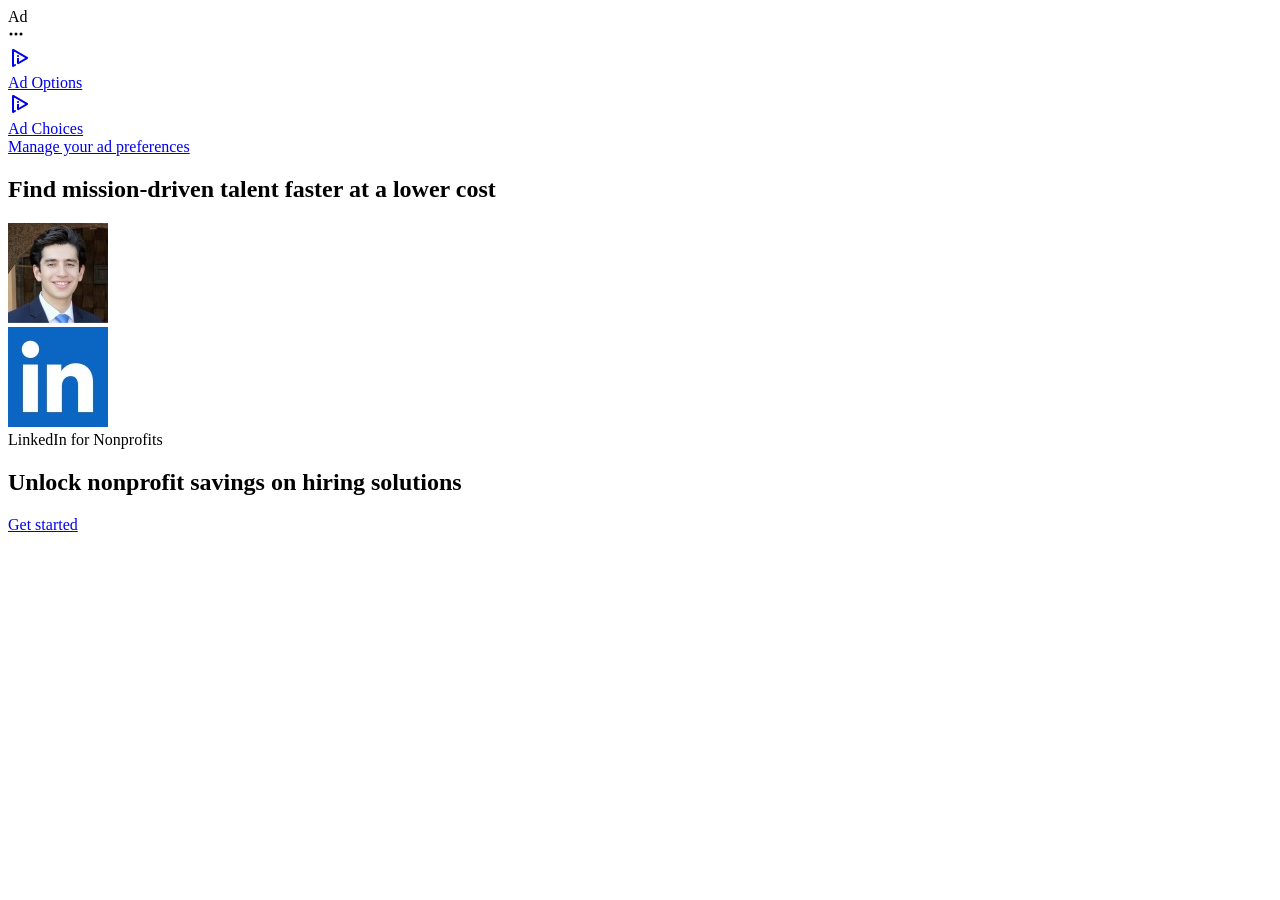
<file: Photos/Vol3_files/saved_resource(4).html>
<!DOCTYPE html>
<!-- saved from url=(0229)https://www.linkedin.com/tscp-serving/dtag?z=profile&c=1&li_theme=light&pk=d_flagship3_profile_view_base_volunteering_experience_details&pz=BR&p=1&sz=300x250&ti=1&_x=company%3D74802607&vmid=ACoAAFUGXMYBBjNNLPG9DtMRaZbKCPtrTI4QFYQ -->
<html lang="en"><head><meta http-equiv="Content-Type" content="text/html; charset=UTF-8"><meta name="adType" content="spotlight-right-rail"><title>Open Forum</title><meta name="pageKey" content="d_flagship3_profile_view_base_volunteering_experience_details"><meta name="sponsoredContentTrackingUrl" content="https://www.linkedin.com/li/tscp/sct"><meta name="impressionTrackingCode" content="[base64]"><link rel="stylesheet" type="text/css" href="./60886wgcfpuyartb6hj1wnl7k"><style></style></head><body data-new-gr-c-s-loaded="14.1296.0"><div id="ads-container" class="SIZE_300_250 type da da--sl exp var-da--f300x250 exp-ac--toggle-click " data-creative="urn:li:sponsoredCreative:1263795173" data-account="urn:li:sponsoredAccount:504909963" data-matched-at="1779839203634"><div class="al--tag--wrapper"><div class="al al--tag"><span class="al__label">Ad</span></div></div><div class="ac ac--dropdown "><div class="ac__container"><div class="ac__icon-row"><svg viewBox="0 0 16 16" width="16" height="16" xmlns="http://www.w3.org/2000/svg"><title>overflow-web-small</title><g><g><path d="M3,9.5A1.5,1.5,0,1,1,4.5,8,1.5,1.5,0,0,1,3,9.5ZM11.5,8A1.5,1.5,0,1,0,13,6.5,1.5,1.5,0,0,0,11.5,8Zm-5,0A1.5,1.5,0,1,0,8,6.5,1.5,1.5,0,0,0,6.5,8Z"></path></g></g></svg></div><div class="ac__label-wrapper"><a class="ac__link ac__link-semaphore" data-content-type="SAS_DYNAMIC_AD_SPOTLIGHT" target="_blank" href="https://www.linkedin.com/tscp-serving/dtag?z=profile&amp;c=1&amp;li_theme=light&amp;pk=d_flagship3_profile_view_base_volunteering_experience_details&amp;pz=BR&amp;p=1&amp;sz=300x250&amp;ti=1&amp;_x=company%3D74802607&amp;vmid=ACoAAFUGXMYBBjNNLPG9DtMRaZbKCPtrTI4QFYQ"><div class="ac__label"><div class="ac__label-icon-wrapper"><li-icon aria-hidden="true" class="ac__label-icon" type="ad-choices-icon"><svg data-name="Layer 1" width="24" height="24" viewBox="0 0 24 24" style="fill: currentColor" class="social-icon"><path d="M10,11.1A1.1,1.1,0,1,1,11.1,10,1.1,1.1,0,0,1,10,11.1Zm9.5,0-13.8-8A1.1,1.1,0,0,0,5.1,3,1.1,1.1,0,0,0,4,4.1V19.9A1.1,1.1,0,0,0,5.1,21a1.1,1.1,0,0,0,.57-0.2l1.9-1.1A0.9,0.9,0,0,0,8,19H8a0.9,0.9,0,0,0-1.3-.76l-0.1.08A0.4,0.4,0,0,1,6,18V6a0.4,0.4,0,0,1,.54-0.3l10.3,6.1a0.3,0.3,0,0,1,0,.52L11,15.7V12H9v5a1.1,1.1,0,0,0,1.7,1l8.8-5.1A1,1,0,0,0,19.5,11.1Z"></path></svg></li-icon></div><div class="ac__label-text ac__label-text--semaphore"><div class="ac__label-title ac__label-title--semaphore">Ad Options</div></div></div></a><a class="ac__link ac__link-non-semaphore" target="_blank" href="https://www.linkedin.com/help/linkedin/answer/62931"><div class="ac__label"><div class="ac__label-icon-wrapper"><li-icon aria-hidden="true" class="ac__label-icon" type="ad-choices-icon"><svg data-name="Layer 1" width="24" height="24" viewBox="0 0 24 24" style="fill: currentColor" class="social-icon"><path d="M10,11.1A1.1,1.1,0,1,1,11.1,10,1.1,1.1,0,0,1,10,11.1Zm9.5,0-13.8-8A1.1,1.1,0,0,0,5.1,3,1.1,1.1,0,0,0,4,4.1V19.9A1.1,1.1,0,0,0,5.1,21a1.1,1.1,0,0,0,.57-0.2l1.9-1.1A0.9,0.9,0,0,0,8,19H8a0.9,0.9,0,0,0-1.3-.76l-0.1.08A0.4,0.4,0,0,1,6,18V6a0.4,0.4,0,0,1,.54-0.3l10.3,6.1a0.3,0.3,0,0,1,0,.52L11,15.7V12H9v5a1.1,1.1,0,0,0,1.7,1l8.8-5.1A1,1,0,0,0,19.5,11.1Z"></path></svg></li-icon></div><div class="ac__label-text"><div class="ac__label-title">Ad Choices</div><div class="ac__label-description">Manage your ad preferences</div></div></div></a></div></div></div><a href="https://www.linkedin.com/li/tscp/sct?destinationUrl=https%3A%2F%2Fnonprofit.linkedin.com%2Fcx%2F23%2F02%2Fnonprofit-hire-contact-us%3Fsrc%3Dli-dynamic%26veh%3DCGIxLIFNPxDAxNAMERxUSAxENxFY26Q4xLINPLTSBOFUAudiencex1442xVisitsxv4%26mcid%3D7460661468175155203&amp;trackingEvent=%5B%7B%22eventInfo%22%3A%7B%22appId%22%3A%22com.linkedin.ads.rendering.d_web%22%2C%22eventName%22%3A%22SponsoredRightRailContentActionEvent%22%2C%22topicName%22%3A%22SponsoredRightRailContentActionEvent%22%7D%2C%22eventBody%22%3A%7B%22sponsoredEventHeader%22%3A%7B%22encryptedTrackingData%22%3A%[base64]%22%7D%2C%22header%22%3A%7B%22pageInstance%22%3A%7B%22pageUrn%22%3A%22urn%3Ali%3Apage%3Ad_flagship3_profile_view_base_volunteering_experience_details%22%2C%22trackingId%22%3A%22ea077165-7976-41d3-a2b7-54bcdc572147%22%7D%2C%22time%22%3A1779839203634%2C%22version%22%3A%220.0.0%22%7D%2C%22requestHeader%22%3A%7B%22pageKey%22%3A%22d_flagship3_profile_view_base_volunteering_experience_details%22%2C%22interfaceLocale%22%3A%22en-US%22%7D%7D%7D%5D&amp;csrfToken=ajax%3A7894902682437517219" data-tracking="[base64]" class="da-card-creative-click-area" target="_blank" title="LinkedIn for Nonprofits"></a><section class="da-card-creative da-card-creative--no-border da-card-creative--mercado"><header class="da-card-creative__top-card"><div class="da-card-creative__title-container"><h2>Find mission-driven talent faster at a lower cost</h2></div></header><div class="da-card-creative__image-brand"><section class="da-card-creative__pic-container"><img src="./1761856189606" class="da-card-creative__profile-image" alt="Cristian"><div class="da-card-creative__entity-image"><a href="https://www.linkedin.com/li/tscp/sct?destinationUrl=https%3A%2F%2Fnonprofit.linkedin.com%2Fcx%2F23%2F02%2Fnonprofit-hire-contact-us%3Fsrc%3Dli-dynamic%26veh%3DCGIxLIFNPxDAxNAMERxUSAxENxFY26Q4xLINPLTSBOFUAudiencex1442xVisitsxv4%26mcid%3D7460661468175155203&amp;trackingEvent=%5B%7B%22eventInfo%22%3A%7B%22appId%22%3A%22com.linkedin.ads.rendering.d_web%22%2C%22eventName%22%3A%22SponsoredRightRailContentActionEvent%22%2C%22topicName%22%3A%22SponsoredRightRailContentActionEvent%22%7D%2C%22eventBody%22%3A%7B%22sponsoredEventHeader%22%3A%7B%22encryptedTrackingData%22%3A%[base64]%22%7D%2C%22header%22%3A%7B%22pageInstance%22%3A%7B%22pageUrn%22%3A%22urn%3Ali%3Apage%3Ad_flagship3_profile_view_base_volunteering_experience_details%22%2C%22trackingId%22%3A%22ea077165-7976-41d3-a2b7-54bcdc572147%22%7D%2C%22time%22%3A1779839203634%2C%22version%22%3A%220.0.0%22%7D%2C%22requestHeader%22%3A%7B%22pageKey%22%3A%22d_flagship3_profile_view_base_volunteering_experience_details%22%2C%22interfaceLocale%22%3A%22en-US%22%7D%7D%7D%5D&amp;csrfToken=ajax%3A7894902682437517219" data-tracking="[base64]" class="da-card-creative__entity-image-link" target="_blank"><img src="./linkedinfornonprofits_logo" alt="LinkedIn for Nonprofits"></a><div role="tooltip" class="da-card-creative__entity-image-tooltip">LinkedIn for Nonprofits</div></div></section></div><div class="da-card-creative-wrapper"><section class="da-card-creative__bottom-card"><div class="da-card-creative__title-container"><h2>Unlock nonprofit savings on hiring solutions</h2></div></section><section class="da-card-creative__button-wrapper"><a target="_blank" title="Get started" href="https://www.linkedin.com/li/tscp/sct?destinationUrl=https%3A%2F%2Fnonprofit.linkedin.com%2Fcx%2F23%2F02%2Fnonprofit-hire-contact-us%3Fsrc%3Dli-dynamic%26veh%3DCGIxLIFNPxDAxNAMERxUSAxENxFY26Q4xLINPLTSBOFUAudiencex1442xVisitsxv4%26mcid%3D7460661468175155203&amp;trackingEvent=%5B%7B%22eventInfo%22%3A%7B%22appId%22%3A%22com.linkedin.ads.rendering.d_web%22%2C%22eventName%22%3A%22SponsoredRightRailContentActionEvent%22%2C%22topicName%22%3A%22SponsoredRightRailContentActionEvent%22%7D%2C%22eventBody%22%3A%7B%22sponsoredEventHeader%22%3A%7B%22encryptedTrackingData%22%3A%[base64]%22%7D%2C%22header%22%3A%7B%22pageInstance%22%3A%7B%22pageUrn%22%3A%22urn%3Ali%3Apage%3Ad_flagship3_profile_view_base_volunteering_experience_details%22%2C%22trackingId%22%3A%22ea077165-7976-41d3-a2b7-54bcdc572147%22%7D%2C%22time%22%3A1779839203634%2C%22version%22%3A%220.0.0%22%7D%2C%22requestHeader%22%3A%7B%22pageKey%22%3A%22d_flagship3_profile_view_base_volunteering_experience_details%22%2C%22interfaceLocale%22%3A%22en-US%22%7D%7D%7D%5D&amp;csrfToken=ajax%3A7894902682437517219" data-tracking="[base64]" class="da-card-creative__button">Get started</a></section></div></section></div><script src="./5yu6a2ohwsardienznx8qruut" async="async"></script><script src="./61gqp1203hbq5h3y3gpjf98yd" async="async"></script><script src="./ctkkxaxjgfsnrokvnlvh9s9nd" async="async"></script><script src="./b9bernz380h2c8wjkr7pcwwxp" defer="defer"></script><script src="./bp15lbkqi6y57tmv0hgej6m9q" defer="defer"></script>
</body><grammarly-desktop-integration data-grammarly-shadow-root="true"><template shadowrootmode="open"><style>
      div.grammarly-desktop-integration {
        position: absolute;
        width: 1px;
        height: 1px;
        padding: 0;
        margin: -1px;
        overflow: hidden;
        clip: rect(0, 0, 0, 0);
        white-space: nowrap;
        border: 0;
        -moz-user-select: none;
        -webkit-user-select: none;
        -ms-user-select:none;
        user-select:none;
      }

      div.grammarly-desktop-integration:before {
        content: attr(data-content);
      }
    </style><div aria-label="grammarly-integration" role="group" class="grammarly-desktop-integration" data-content="{&quot;mode&quot;:&quot;full&quot;,&quot;isActive&quot;:true,&quot;isUserDisabled&quot;:false}"></div></template></grammarly-desktop-integration></html>
</file>
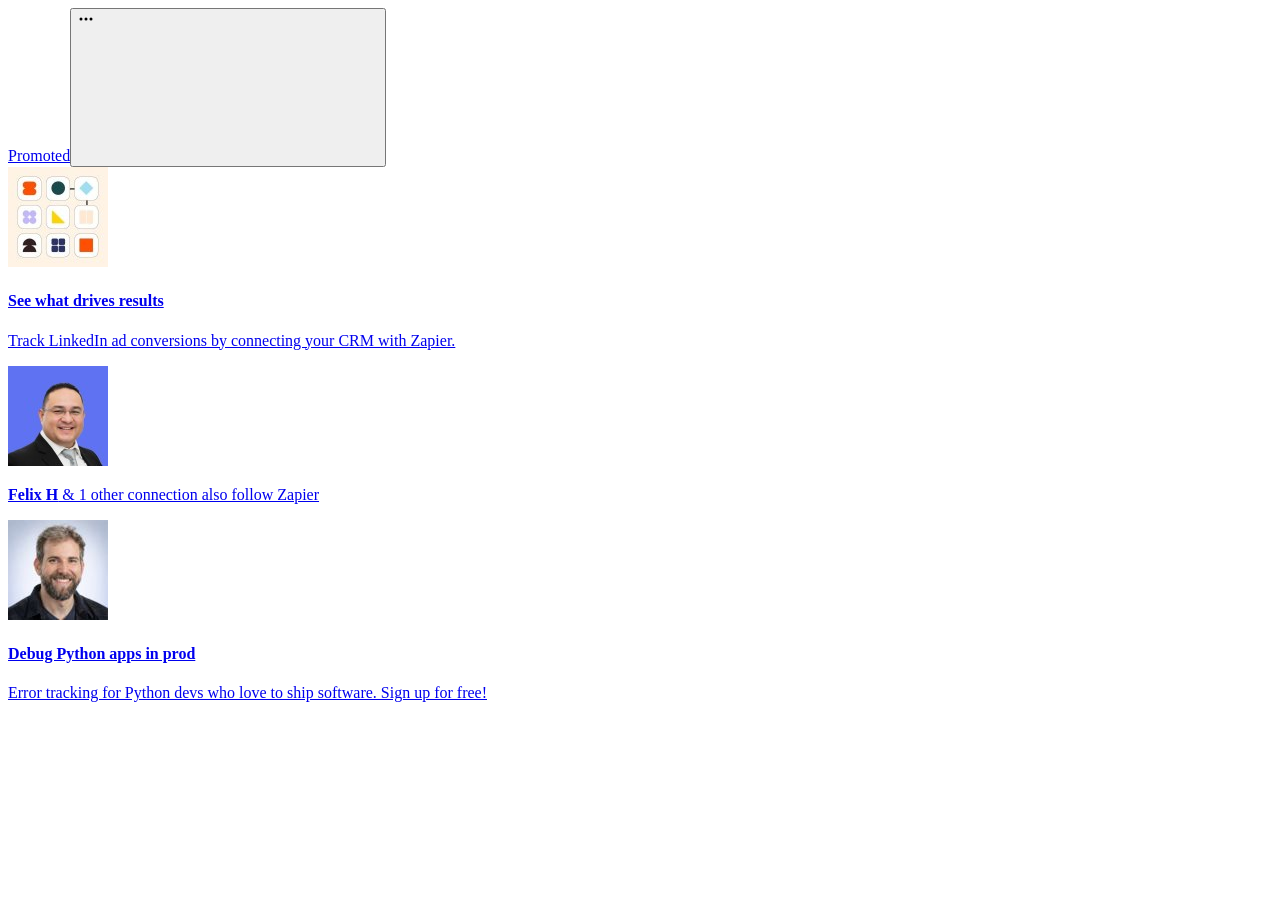
<file: Photos/Vol3_files/saved_resource(5).html>
<!DOCTYPE html>
<!-- saved from url=(0207)https://www.linkedin.com/tscp-serving/dtag?z=profile&c=1&li_theme=light&pk=d_flagship3_profile_view_base_volunteering_experience_details&pz=BR&p=1&sz=300x250&ti=2&vmid=ACoAAFUGXMYBBjNNLPG9DtMRaZbKCPtrTI4QFYQ -->
<html lang="en"><head><meta http-equiv="Content-Type" content="text/html; charset=UTF-8">
        <title data-rh="true">Ads</title>
        
        
        <link data-rh="true" href="./e5d69e0tbzob6jcxczm62w2ik" rel="stylesheet">
      <style></style></head>
      <body dir="ltr" data-new-gr-c-s-loaded="14.1296.0">
        <div data-ssr-props="{&quot;headerUrl&quot;:&quot;https://www.linkedin.com/ads/start?src=en-all-ad-li-ads_by_li&amp;trk=ads_by_li&amp;utm_medium=ad&amp;utm_source=li&amp;utm_campaign=ads_by_li&quot;,&quot;textAds&quot;:[{&quot;thirdPartyImpressionUrlTags&quot;:[],&quot;ctaIconAriaLabel&quot;:&quot;learn_more&quot;,&quot;connectionsFollowCompanyDownstreamData&quot;:{&quot;memberDownstreamData&quot;:[{&quot;isMemberOptedOut&quot;:false,&quot;memberFirstName&quot;:&quot;Felix H&quot;,&quot;memberPhoto&quot;:{},&quot;memberLastName&quot;:&quot;Martinez&quot;},{&quot;isMemberOptedOut&quot;:false,&quot;memberFirstName&quot;:&quot;Laura&quot;,&quot;memberPhoto&quot;:{},&quot;memberLastName&quot;:&quot;Benavente&quot;}],&quot;totalFollowerCountFromFirstLevelConnections&quot;:2},&quot;socialProofText&quot;:&quot;&lt;b&gt;Felix H&lt;/b&gt; &amp; 1 other connection also follow Zapier&quot;,&quot;logoUrl&quot;:&quot;https://media.licdn.com/dms/image/v2/D5610AQFLwVTGf6gCnA/image-pad_100_100/B56Zx3d2kfJ4AM-/0/1771530840501?e=1780099200&amp;v=beta&amp;t=OkXwC5M228tbjIDyMHeLikxQjJi41QUuF2PWUapHcVk&quot;,&quot;clickUrl&quot;:&quot;https://www.linkedin.com/li/tscp/sct?destinationUrl=https%3A%2F%2Fzapier.com%2Fl%2Flinkedin-conversions-integration%3Fli_fat_id%3D849eb9ff-d458-4de9-93de-291b84ab0ac1%26utm_campaign%3Dli-gbl-nua-ooc-prospecting_capicomarketing_linkedin_h1_2026_alldev_textad_conversions-ads%26utm_medium%3Dpaid%26utm_ads_campaign_id%3D539802886%26utm_source%3Dlinkedin%26utm_ads_ad_id%3D1331706156%26utm_ads_adset_id%3D826393236&amp;trackingEvent=%5B%7B%22eventInfo%22%3A%7B%22appId%22%3A%22com.linkedin.ads.rendering.d_web%22%2C%22eventName%22%3A%22SponsoredRightRailContentActionEvent%22%2C%22topicName%22%3A%22SponsoredRightRailContentActionEvent%22%7D%2C%22eventBody%22%3A%7B%22sponsoredEventHeader%22%3A%7B%22encryptedTrackingData%22%3A%[base64]%22%7D%2C%22header%22%3A%7B%22pageInstance%22%3A%7B%22pageUrn%22%3A%22urn%3Ali%3Apage%3Ad_flagship3_profile_view_base_volunteering_experience_details%22%2C%22trackingId%22%3A%226956623f-da92-43c8-b466-8a5974086b1e%22%7D%2C%22time%22%3A1779839203727%2C%22version%22%3A%220.0.0%22%7D%2C%22requestHeader%22%3A%7B%22pageKey%22%3A%22d_flagship3_profile_view_base_volunteering_experience_details%22%2C%22interfaceLocale%22%3A%22en-US%22%7D%7D%7D%5D&amp;csrfToken=ajax%3A7894902682437517219&quot;,&quot;logoAltText&quot;:&quot;Ad Image 1,331,706,156&quot;,&quot;clickTrackingCode&quot;:&quot;[base64]&quot;,&quot;impressionTrackingCode&quot;:&quot;[base64]&quot;,&quot;account&quot;:&quot;urn:li:sponsoredAccount:503593393&quot;,&quot;creative&quot;:&quot;urn:li:sponsoredCreative:1331706156&quot;,&quot;matchedAt&quot;:1779839203727,&quot;title&quot;:&quot;See what drives results&quot;,&quot;isHouseAd&quot;:false,&quot;description&quot;:&quot;Track LinkedIn ad conversions by connecting your CRM with Zapier.&quot;,&quot;thirdPartyClickUrlTags&quot;:[]},{&quot;thirdPartyImpressionUrlTags&quot;:[],&quot;ctaIconAriaLabel&quot;:&quot;learn_more&quot;,&quot;connectionsFollowCompanyDownstreamData&quot;:{&quot;memberDownstreamData&quot;:[],&quot;totalFollowerCountFromFirstLevelConnections&quot;:0},&quot;socialProofText&quot;:null,&quot;logoUrl&quot;:&quot;https://media.licdn.com/dms/image/v2/D4E10AQHbS6JU5us5CQ/image-shrink_160/B4EZzEtkCQKkAo-/0/1772826804528?e=1780099200&amp;v=beta&amp;t=Bq41wXITOaeQACPQk1ePHjtXaT0dMpHeqKaYQ2QJaqk&quot;,&quot;clickUrl&quot;:&quot;https://www.linkedin.com/li/tscp/sct?destinationUrl=https%3A%2F%2Fwww.honeybadger.io%2Ffor%2Fpython%2F%3Futm_source%3Dlinkedin%26utm_medium%3Dpaid%26utm_campaign%3D2026-python-text-ad%26li_fat_id%3D849eb9ff-d458-4de9-93de-291b84ab0ac1&amp;trackingEvent=%5B%7B%22eventInfo%22%3A%7B%22appId%22%3A%22com.linkedin.ads.rendering.d_web%22%2C%22eventName%22%3A%22SponsoredRightRailContentActionEvent%22%2C%22topicName%22%3A%22SponsoredRightRailContentActionEvent%22%7D%2C%22eventBody%22%3A%7B%22sponsoredEventHeader%22%3A%7B%22encryptedTrackingData%22%3A%[base64]%22%7D%2C%22header%22%3A%7B%22pageInstance%22%3A%7B%22pageUrn%22%3A%22urn%3Ali%3Apage%3Ad_flagship3_profile_view_base_volunteering_experience_details%22%2C%22trackingId%22%3A%2288e1f69f-8d10-4e2c-aa04-d8bf7f574016%22%7D%2C%22time%22%3A1779839203726%2C%22version%22%3A%220.0.0%22%7D%2C%22requestHeader%22%3A%7B%22pageKey%22%3A%22d_flagship3_profile_view_base_volunteering_experience_details%22%2C%22interfaceLocale%22%3A%22en-US%22%7D%7D%7D%5D&amp;csrfToken=ajax%3A7894902682437517219&quot;,&quot;logoAltText&quot;:&quot;Ad Image 1,227,410,704&quot;,&quot;clickTrackingCode&quot;:&quot;[base64]&quot;,&quot;impressionTrackingCode&quot;:&quot;[base64]&quot;,&quot;account&quot;:&quot;urn:li:sponsoredAccount:515416954&quot;,&quot;creative&quot;:&quot;urn:li:sponsoredCreative:1227410704&quot;,&quot;matchedAt&quot;:1779839203726,&quot;title&quot;:&quot;Debug Python apps in prod&quot;,&quot;isHouseAd&quot;:false,&quot;description&quot;:&quot;Error tracking for Python devs who love to ship software. Sign up for free!&quot;,&quot;thirdPartyClickUrlTags&quot;:[]}],&quot;pageKey&quot;:&quot;d_flagship3_profile_view_base_volunteering_experience_details&quot;,&quot;sponsoredContentTrackingUrl&quot;:&quot;https://www.linkedin.com/li/tscp/sct&quot;,&quot;darkMode&quot;:false,&quot;locale&quot;:&quot;en&quot;,&quot;translatedPromoted&quot;:&quot;Promoted&quot;,&quot;translatedSelectAdToSeeOptions&quot;:&quot;Select ad to see options.&quot;}" id="react-root"><div class="bg-color-canvas-tint flex h-[250px] w-[300px] flex-col justify-between gap-0.5 light false" data-testid="text-ads-container"><header class="h-3 grow-0"><div class="flex items-center justify-end pe-1 pt-1" data-testid="promoted-badge"><a class="text-color-icon me-0.5 text-xs font-semibold" data-testid="header-url" href="https://www.linkedin.com/ads/start?src=en-all-ad-li-ads_by_li&amp;trk=ads_by_li&amp;utm_medium=ad&amp;utm_source=li&amp;utm_campaign=ads_by_li" rel="noreferrer" target="_blank">Promoted</a><button data-testid="text-ads-options"><svg aria-hidden="true" xmlns="http://www.w3.org/2000/svg" class="icon-sm fill-color-icon"><g><g><path d="M3,9.5A1.5,1.5,0,1,1,4.5,8,1.5,1.5,0,0,1,3,9.5ZM11.5,8A1.5,1.5,0,1,0,13,6.5,1.5,1.5,0,0,0,11.5,8Zm-5,0A1.5,1.5,0,1,0,8,6.5,1.5,1.5,0,0,0,6.5,8Z"></path></g></g></svg><span class="sr-only" data-testid="promoted-badge__translated-ad-options"></span></button></div></header><div class="flex flex-1 flex-col justify-evenly"><a class="border-b-1 border-b-color-border-faint group mx-1.5 mb-0.5 flex gap-1 border-solid pb-1 last:border-b-0" data-testid="text-ad" href="https://www.linkedin.com/li/tscp/sct?destinationUrl=https%3A%2F%2Fzapier.com%2Fl%2Flinkedin-conversions-integration%3Fli_fat_id%3D849eb9ff-d458-4de9-93de-291b84ab0ac1%26utm_campaign%3Dli-gbl-nua-ooc-prospecting_capicomarketing_linkedin_h1_2026_alldev_textad_conversions-ads%26utm_medium%3Dpaid%26utm_ads_campaign_id%3D539802886%26utm_source%3Dlinkedin%26utm_ads_ad_id%3D1331706156%26utm_ads_adset_id%3D826393236&amp;trackingEvent=%5B%7B%22eventInfo%22%3A%7B%22appId%22%3A%22com.linkedin.ads.rendering.d_web%22%2C%22eventName%22%3A%22SponsoredRightRailContentActionEvent%22%2C%22topicName%22%3A%22SponsoredRightRailContentActionEvent%22%7D%2C%22eventBody%22%3A%7B%22sponsoredEventHeader%22%3A%7B%22encryptedTrackingData%22%3A%[base64]%22%7D%2C%22header%22%3A%7B%22pageInstance%22%3A%7B%22pageUrn%22%3A%22urn%3Ali%3Apage%3Ad_flagship3_profile_view_base_volunteering_experience_details%22%2C%22trackingId%22%3A%226956623f-da92-43c8-b466-8a5974086b1e%22%7D%2C%22time%22%3A1779839203727%2C%22version%22%3A%220.0.0%22%7D%2C%22requestHeader%22%3A%7B%22pageKey%22%3A%22d_flagship3_profile_view_base_volunteering_experience_details%22%2C%22interfaceLocale%22%3A%22en-US%22%7D%7D%7D%5D&amp;csrfToken=ajax%3A7894902682437517219" rel="noreferrer" target="_blank"><div class="shrink-0 pt-[2px]"><img alt="Ad Image 1,331,706,156" class="size-6" data-testid="text-ad-logo" src="./1771530840501"></div><div><h4 class="leading-regular text-color-text link-no-visited-state group-hover:text-color-link line-clamp-1 text-sm font-semibold group-hover:underline" data-testid="text-ad-title">See what drives results</h4><p class="leading-regular text-black-a60 dark:text-white-a60 line-clamp-3 text-xs" data-testid="text-ad-description">Track LinkedIn ad conversions by connecting your CRM with Zapier.</p><div class="flex items-center gap-1 mt-0.5"><div class="flex shrink-0"><img alt="Felix H" class="border-1 ms-[-10px] size-3 rounded-full border-solid border-white first:ms-0" data-testid="social-proof-portrait" src="./1759248281887"></div><p class="text-black-a60 dark:text-white-a60 leading-regular line-clamp-2 text-xs" data-testid="social-proof-message"><b>Felix H</b> &amp; 1 other connection also follow Zapier</p></div></div></a><a class="border-b-1 border-b-color-border-faint group mx-1.5 mb-0.5 flex gap-1 border-solid pb-1 last:border-b-0" data-testid="text-ad" href="https://www.linkedin.com/li/tscp/sct?destinationUrl=https%3A%2F%2Fwww.honeybadger.io%2Ffor%2Fpython%2F%3Futm_source%3Dlinkedin%26utm_medium%3Dpaid%26utm_campaign%3D2026-python-text-ad%26li_fat_id%3D849eb9ff-d458-4de9-93de-291b84ab0ac1&amp;trackingEvent=%5B%7B%22eventInfo%22%3A%7B%22appId%22%3A%22com.linkedin.ads.rendering.d_web%22%2C%22eventName%22%3A%22SponsoredRightRailContentActionEvent%22%2C%22topicName%22%3A%22SponsoredRightRailContentActionEvent%22%7D%2C%22eventBody%22%3A%7B%22sponsoredEventHeader%22%3A%7B%22encryptedTrackingData%22%3A%[base64]%22%7D%2C%22header%22%3A%7B%22pageInstance%22%3A%7B%22pageUrn%22%3A%22urn%3Ali%3Apage%3Ad_flagship3_profile_view_base_volunteering_experience_details%22%2C%22trackingId%22%3A%2288e1f69f-8d10-4e2c-aa04-d8bf7f574016%22%7D%2C%22time%22%3A1779839203726%2C%22version%22%3A%220.0.0%22%7D%2C%22requestHeader%22%3A%7B%22pageKey%22%3A%22d_flagship3_profile_view_base_volunteering_experience_details%22%2C%22interfaceLocale%22%3A%22en-US%22%7D%7D%7D%5D&amp;csrfToken=ajax%3A7894902682437517219" rel="noreferrer" target="_blank"><div class="shrink-0 pt-[2px]"><img alt="Ad Image 1,227,410,704" class="size-6" data-testid="text-ad-logo" src="./1772826804528"></div><div><h4 class="leading-regular text-color-text link-no-visited-state group-hover:text-color-link line-clamp-1 text-sm font-semibold group-hover:underline" data-testid="text-ad-title">Debug Python apps in prod</h4><p class="leading-regular text-black-a60 dark:text-white-a60 line-clamp-3 text-xs" data-testid="text-ad-description">Error tracking for Python devs who love to ship software. Sign up for free!</p></div></a></div></div></div>
        <script data-rh="true" defer="true" src="./3ecjqc7u2dsb55xtfxaf86q1f" type="text/javascript"></script>
      
    
  
</body><grammarly-desktop-integration data-grammarly-shadow-root="true"><template shadowrootmode="open"><style>
      div.grammarly-desktop-integration {
        position: absolute;
        width: 1px;
        height: 1px;
        padding: 0;
        margin: -1px;
        overflow: hidden;
        clip: rect(0, 0, 0, 0);
        white-space: nowrap;
        border: 0;
        -moz-user-select: none;
        -webkit-user-select: none;
        -ms-user-select:none;
        user-select:none;
      }

      div.grammarly-desktop-integration:before {
        content: attr(data-content);
      }
    </style><div aria-label="grammarly-integration" role="group" class="grammarly-desktop-integration" data-content="{&quot;mode&quot;:&quot;full&quot;,&quot;isActive&quot;:true,&quot;isUserDisabled&quot;:false}"></div></template></grammarly-desktop-integration></html>
</file>
<file: styles.css>
:root {
  --bg: #030406;
  --panel: rgba(255, 255, 255, 0.075);
  --panel-strong: rgba(255, 255, 255, 0.12);
  --text: #f5f7fb;
  --muted: #a8afbd;
  --soft: #d7dbe6;
  --line: rgba(255, 255, 255, 0.16);
  --blue: #58a6ff;
  --cyan: #64f4ff;
  --silver: #dfe7f6;
  --orange: #ff9f45;
  --radius: 28px;
  --shadow: 0 30px 90px rgba(0, 0, 0, 0.48);
}

* {
  box-sizing: border-box;
}

html {
  scroll-behavior: smooth;
  overflow-x: hidden;
}

body {
  margin: 0;
  min-height: 100vh;
  color: var(--text);
  background:
    radial-gradient(circle at 24% 6%, rgba(88, 166, 255, 0.22), transparent 30rem),
    radial-gradient(circle at 83% 17%, rgba(100, 244, 255, 0.07), transparent 32rem),
    linear-gradient(180deg, #020307 0%, #07090f 46%, #030406 100%);
  font-family: Inter, -apple-system, BlinkMacSystemFont, "Segoe UI", sans-serif;
  overflow-x: hidden;
}

body.menu-open {
  overflow: hidden;
}

body.dialog-open {
  overflow: hidden;
}

body.dialog-open::after {
  content: "";
  position: fixed;
  inset: 0;
  z-index: 998;
  background: rgba(2, 3, 7, 0.8);
  backdrop-filter: blur(8px);
}

a {
  color: inherit;
  text-decoration: none;
}

img {
  max-width: 100%;
  display: block;
}

.ambient-canvas {
  position: fixed;
  inset: 0;
  z-index: -2;
  opacity: 0.88;
}

.spacecraft-layer {
  position: fixed;
  inset: 0;
  z-index: -1;
  overflow: hidden;
  pointer-events: none;
}

.spacecraft {
  position: absolute;
  top: 0;
  left: 0;
  width: clamp(118px, 14vw, 208px);
  height: auto;
  opacity: 0;
  filter: saturate(0.8) brightness(0.7) drop-shadow(0 0 18px rgba(100, 244, 255, 0.2));
  transform: translate3d(var(--ship-start-x, -260px), var(--ship-start-y, 30vh), 0)
    rotate(var(--ship-rotation, 0deg));
  transform-origin: center;
  will-change: transform, opacity;
}

.spacecraft.cruising {
  animation: spacecraftCruise var(--ship-duration, 14s) cubic-bezier(0.34, 0.05, 0.58, 0.98) forwards;
}

@keyframes spacecraftCruise {
  0% {
    opacity: 0;
    transform: translate3d(var(--ship-start-x), var(--ship-start-y), 0)
      rotate(var(--ship-rotation));
  }

  12%,
  78% {
    opacity: var(--ship-opacity, 0.2);
  }

  100% {
    opacity: 0;
    transform: translate3d(var(--ship-end-x), var(--ship-end-y), 0)
      rotate(var(--ship-rotation));
  }
}

.page-transition {
  position: fixed;
  inset: 0;
  z-index: 999;
  pointer-events: none;
  background: #030406;
  opacity: 0;
  transform: translateY(100%);
  transition: transform 520ms cubic-bezier(0.2, 0.85, 0.25, 1), opacity 520ms ease;
}

.page-transition.active {
  opacity: 0.9;
  transform: translateY(0);
}

.site-header {
  position: fixed;
  top: 0;
  left: 0;
  right: 0;
  z-index: 100;
  padding: 18px clamp(18px, 4vw, 56px);
}

.nav-shell {
  width: min(1180px, 100%);
  min-height: 54px;
  margin: 0 auto;
  display: flex;
  align-items: center;
  justify-content: space-between;
  gap: 22px;
  padding: 10px 12px 10px 18px;
  border: 1px solid var(--line);
  border-radius: 999px;
  background: rgba(9, 12, 18, 0.72);
  box-shadow: 0 18px 50px rgba(0, 0, 0, 0.28);
  backdrop-filter: blur(24px);
}

.brand-mark {
  width: 38px;
  height: 38px;
  display: grid;
  place-items: center;
  border-radius: 50%;
  background: linear-gradient(135deg, #f8fbff, #8fa4bd);
  color: #05070a;
  font-weight: 900;
  letter-spacing: 0;
}

.brand-identity {
  width: auto;
  min-width: 0;
  height: auto;
  min-height: 38px;
  padding: 0;
  display: inline-flex;
  align-items: center;
  gap: 12px;
  border: 0;
  border-radius: 0;
  background: transparent;
  color: #eaf3ff;
  box-shadow: none;
}

.brand-badge {
  width: 38px;
  height: 38px;
  flex: 0 0 38px;
  display: grid;
  place-items: center;
  border-radius: 50%;
  background: linear-gradient(135deg, #f8fbff, #8fa4bd);
  color: #05070a;
  font-weight: 900;
  letter-spacing: 0;
  box-shadow: inset 0 0 0 1px rgba(255, 255, 255, 0.28), 0 10px 24px rgba(100, 244, 255, 0.12);
}

.brand-title {
  overflow: hidden;
  max-width: clamp(210px, 27vw, 340px);
  color: var(--cyan);
  font-size: clamp(0.68rem, 1vw, 0.78rem);
  font-weight: 900;
  letter-spacing: 0.09em;
  line-height: 1.1;
  text-overflow: ellipsis;
  text-transform: uppercase;
  white-space: nowrap;
}

.nav-links {
  display: flex;
  align-items: center;
  gap: clamp(12px, 2vw, 26px);
  color: rgba(245, 247, 251, 0.72);
  font-size: 0.9rem;
  font-weight: 600;
}

.nav-links a {
  transition: color 180ms ease, text-shadow 180ms ease;
}

.nav-links a:hover,
.nav-links a.active {
  color: #fff;
  text-shadow: 0 0 20px rgba(100, 244, 255, 0.48);
}

.nav-toggle {
  display: none;
  width: 42px;
  height: 42px;
  border: 0;
  border-radius: 50%;
  background: rgba(255, 255, 255, 0.08);
  cursor: pointer;
}

.nav-toggle span {
  display: block;
  width: 18px;
  height: 2px;
  margin: 5px auto;
  background: #fff;
  border-radius: 99px;
  transition: transform 220ms ease;
}

.section {
  width: min(1180px, calc(100% - 36px));
  margin: 0 auto;
  padding: clamp(88px, 12vw, 148px) 0;
  scroll-margin-top: clamp(116px, 10vw, 132px);
}

.hero {
  min-height: min(100vh, 660px);
  display: grid;
  grid-template-columns: minmax(0, 1.08fr) minmax(335px, 0.86fr);
  align-items: center;
  gap: clamp(36px, 5vw, 68px);
  padding-top: clamp(122px, 13vh, 144px);
  padding-bottom: clamp(28px, 4vh, 40px);
}

.eyebrow {
  margin: 0 0 16px;
  color: var(--cyan);
  font-size: 0.82rem;
  font-weight: 800;
  letter-spacing: 0.12em;
  text-transform: uppercase;
}

h1,
h2,
h3,
p {
  margin-top: 0;
}

h1 {
  margin-bottom: 14px;
  font-size: clamp(3.9rem, 8vw, 7.6rem);
  line-height: 0.9;
  font-weight: 900;
  letter-spacing: 0;
  background: linear-gradient(180deg, #fff 0%, #d6deef 48%, #818fa6 100%);
  -webkit-background-clip: text;
  background-clip: text;
  color: transparent;
}

h2 {
  margin-bottom: 0;
  max-width: 880px;
  font-size: clamp(2.35rem, 5vw, 5.5rem);
  line-height: 1;
  font-weight: 900;
  letter-spacing: 0;
}

h3 {
  margin-bottom: 12px;
  font-size: clamp(1.22rem, 2vw, 1.7rem);
  line-height: 1.14;
}

.hero-line {
  margin-bottom: 18px;
  color: #fff;
  font-size: clamp(1.15rem, 1.9vw, 1.82rem);
  font-weight: 800;
  line-height: 1.1;
}

.hero-intro {
  max-width: 570px;
  color: var(--soft);
  font-size: clamp(0.96rem, 1.2vw, 1.08rem);
  line-height: 1.68;
}

.hero-actions,
.contact-links,
.contact-secondary-buttons {
  display: flex;
  flex-wrap: wrap;
  gap: 14px;
  margin-top: 27px;
}

.button,
.contact-links a,
.contact-button {
  display: inline-flex;
  min-height: 48px;
  align-items: center;
  justify-content: center;
  border: 1px solid var(--line);
  border-radius: 999px;
  padding: 13px 22px;
  font-weight: 800;
  transition: transform 220ms ease, box-shadow 220ms ease, border-color 220ms ease;
}

.button:hover,
.contact-links a:hover,
.contact-button:hover {
  transform: translateY(-3px);
  border-color: rgba(100, 244, 255, 0.56);
  box-shadow: 0 18px 42px rgba(88, 166, 255, 0.2);
}

.primary {
  color: #05070a;
  background: linear-gradient(135deg, #fff, #9fd9ff 48%, #64f4ff);
}

.secondary,
.contact-links a,
.contact-button-secondary {
  color: #fff;
  background: rgba(255, 255, 255, 0.07);
  backdrop-filter: blur(18px);
}

.contact-actions {
  display: grid;
  justify-items: start;
  gap: 16px;
  margin-top: 30px;
}

.contact-secondary-buttons {
  margin-top: 0;
}

.contact-button-primary {
  min-height: 58px;
  padding: 16px 34px;
  color: #051019;
  font-size: clamp(1rem, 1.3vw, 1.08rem);
  background:
    radial-gradient(circle at 18% 18%, rgba(255, 255, 255, 0.92), transparent 35%),
    linear-gradient(135deg, #f7fbff, #9fd9ff 46%, #64f4ff);
  border-color: rgba(155, 235, 255, 0.72);
  box-shadow:
    0 18px 44px rgba(88, 166, 255, 0.24),
    0 0 28px rgba(100, 244, 255, 0.16);
}

.contact-button-primary:hover {
  border-color: rgba(255, 255, 255, 0.86);
  box-shadow:
    0 24px 58px rgba(88, 166, 255, 0.32),
    0 0 38px rgba(100, 244, 255, 0.24);
}

.hero-visual {
  display: grid;
  place-items: center;
  position: relative;
  min-height: clamp(420px, 39vw, 522px);
}

.device-frame {
  position: relative;
  width: min(440px, 100%);
  aspect-ratio: 0.85;
  overflow: hidden;
  border: 1px solid rgba(255, 255, 255, 0.2);
  border-radius: 42px;
  background: #0b0d12;
  box-shadow: var(--shadow), inset 0 0 0 1px rgba(255, 255, 255, 0.08);
  transform-style: preserve-3d;
}

.hero-slideshow {
  position: absolute;
  inset: 0;
}

.hero-slide {
  position: absolute;
  inset: 0;
  width: 100%;
  height: 100%;
  object-fit: cover;
  object-position: 63% 50%;
  filter: saturate(0.82) contrast(1.1) brightness(0.82);
  transform: scale(1.08);
  opacity: 0;
  animation: heroSlideshow 32s infinite;
}

.hero-slide-framed {
  background-position: center;
  background-size: cover;
  transform: none;
}

.hero-slide-framed::before {
  content: "";
  position: absolute;
  inset: -22px;
  z-index: 0;
  background-image:
    linear-gradient(rgba(7, 10, 15, 0.32), rgba(7, 10, 15, 0.32)),
    var(--hero-image);
  background-position: center;
  background-size: cover;
  filter: blur(18px) saturate(0.8) brightness(0.66);
  transform: scale(1.1);
}

.hero-slide-framed img {
  position: relative;
  z-index: 1;
  width: 100%;
  height: 100%;
  object-fit: contain;
  object-position: center;
  filter: saturate(0.85) contrast(1.06) brightness(0.86);
}

.home-three-slide {
  --hero-image: url("Photos/Home3.jpeg");
}

.home-three-slide img {
  object-fit: cover;
  object-position: 50% 43%;
  transform: scale(1.02);
}

.hero-slide:nth-child(1) {
  animation-delay: 0s;
}

.hero-slide:nth-child(2) {
  animation-delay: 4s;
}

.hero-slide:nth-child(3) {
  animation-delay: 8s;
}

.hero-slide:nth-child(4) {
  animation-delay: 12s;
}

.hero-slide:nth-child(5) {
  animation-delay: 16s;
  object-position: 42% 50%;
}

.hero-slide:nth-child(6) {
  animation-delay: 20s;
  object-position: 50% 50%;
}

.hero-slide:nth-child(7) {
  animation-delay: 24s;
  object-position: 50% 50%;
}

.hero-slide:nth-child(8) {
  animation-delay: 28s;
  object-position: 50% 50%;
}

@keyframes heroSlideshow {
  0%,
  12% {
    opacity: 1;
  }

  16%,
  100% {
    opacity: 0;
  }
}

.device-overlay {
  position: absolute;
  inset: 0;
  background:
    linear-gradient(180deg, transparent 30%, rgba(0, 0, 0, 0.4) 100%),
    radial-gradient(circle at 50% 20%, rgba(100, 244, 255, 0.2), transparent 28rem);
  pointer-events: none;
}

.section-heading {
  margin-bottom: clamp(34px, 6vw, 62px);
}

.section-intro {
  max-width: 760px;
  margin: 28px 0 0;
  color: var(--soft);
  font-size: clamp(1rem, 1.5vw, 1.16rem);
  line-height: 1.75;
}

.about-grid,
.two-column,
.project-grid,
.recognition-grid {
  display: grid;
  grid-template-columns: repeat(2, 1fr);
  gap: 20px;
}

.glass-panel,
.timeline-item,
.project-card,
.lead-card,
.recognition-card,
.featured-award,
.contact-shell {
  position: relative;
  overflow: hidden;
  border: 1px solid var(--line);
  border-radius: var(--radius);
  background: var(--panel);
  box-shadow: 0 22px 70px rgba(0, 0, 0, 0.22);
  backdrop-filter: blur(24px);
}

.glass-panel {
  padding: clamp(24px, 4vw, 40px);
}

.glass-panel p,
.timeline-item p,
.project-card p,
.lead-card p,
.recognition-card p {
  color: var(--soft);
  line-height: 1.75;
}

.project-card::before,
.lead-card::before,
.recognition-card::before,
.featured-award::before,
.glass-panel::before {
  content: "";
  position: absolute;
  inset: -1px;
  opacity: 0;
  background:
    radial-gradient(circle at var(--mx, 50%) var(--my, 50%), rgba(100, 244, 255, 0.26), transparent 18rem),
    linear-gradient(135deg, rgba(255, 255, 255, 0.14), transparent 42%);
  transition: opacity 260ms ease;
  pointer-events: none;
}

.project-card:hover,
.lead-card:hover,
.recognition-card:hover,
.featured-award:hover {
  transform: translateY(-8px);
  border-color: rgba(100, 244, 255, 0.48);
  background: var(--panel-strong);
  box-shadow: 0 30px 90px rgba(88, 166, 255, 0.18);
}

.project-card:hover::before,
.lead-card:hover::before,
.recognition-card:hover::before,
.featured-award:hover::before,
.glass-panel:hover::before {
  opacity: 1;
}

.resume-panel {
  display: grid;
  grid-template-columns: 1fr auto;
  align-items: center;
  gap: 28px;
}

.resume-metrics {
  display: grid;
  gap: 12px;
  color: var(--muted);
}

.resume-metrics strong {
  color: #fff;
}

.about-education {
  grid-column: 1 / -1;
  background:
    radial-gradient(circle at 82% 24%, rgba(100, 244, 255, 0.12), transparent 32%),
    var(--panel);
}

.about-tech-card {
  grid-column: 1 / -1;
  isolation: isolate;
  padding: clamp(28px, 4.4vw, 48px);
  background:
    radial-gradient(ellipse at -8% 42%, rgba(20, 183, 255, 0.24), transparent 27rem),
    radial-gradient(ellipse at 88% 6%, rgba(83, 66, 255, 0.18), transparent 24rem),
    radial-gradient(circle at 78% 76%, rgba(35, 166, 255, 0.13), transparent 18rem),
    linear-gradient(135deg, rgba(7, 10, 26, 0.98), rgba(5, 8, 17, 0.99)),
    var(--panel);
  box-shadow:
    inset 0 0 0 1px rgba(100, 244, 255, 0.08),
    0 30px 90px rgba(40, 67, 190, 0.13);
}

.about-dotted-surface {
  position: absolute;
  inset: 0;
  z-index: 1;
  width: 100%;
  height: 100%;
  opacity: 0.86;
  pointer-events: none;
  filter: saturate(1.35) brightness(1.15) drop-shadow(0 0 18px rgba(74, 205, 255, 0.32));
  -webkit-mask-image:
    linear-gradient(90deg, rgba(0, 0, 0, 0.8) 0%, #000 24%, rgba(0, 0, 0, 0.74) 58%, rgba(0, 0, 0, 0.34) 100%),
    linear-gradient(180deg, transparent 0%, #000 12%, #000 88%, transparent 100%);
  mask-image:
    linear-gradient(90deg, rgba(0, 0, 0, 0.8) 0%, #000 24%, rgba(0, 0, 0, 0.74) 58%, rgba(0, 0, 0, 0.34) 100%),
    linear-gradient(180deg, transparent 0%, #000 12%, #000 88%, transparent 100%);
}

.about-tech-card::before {
  content: "";
  position: absolute;
  inset: -28% -10% -22% -24%;
  z-index: 0;
  opacity: 0.12;
  background:
    repeating-radial-gradient(ellipse at 9% 52%, transparent 0 18px, rgba(0, 220, 255, 0.8) 19px 21px, transparent 22px 34px),
    repeating-radial-gradient(ellipse at 9% 52%, transparent 0 33px, rgba(126, 61, 255, 0.44) 34px 36px, transparent 37px 54px),
    radial-gradient(ellipse at 38% 36%, rgba(68, 205, 255, 0.34), transparent 18%),
    repeating-linear-gradient(8deg, transparent 0 16px, rgba(85, 205, 255, 0.3) 17px 18px, transparent 19px 32px),
    repeating-linear-gradient(-10deg, transparent 0 24px, rgba(105, 95, 255, 0.22) 25px 26px, transparent 27px 46px),
    radial-gradient(circle, rgba(112, 231, 255, 0.5) 0 1.3px, transparent 2.1px);
  background-size: 330px 330px, 430px 430px, 580px 260px, 640px 190px, 680px 240px, 20px 20px;
  background-position: 0 50%, 0 50%, -120px 30%, -260px 24%, 240px 60%, 0 0;
  filter: blur(0.25px) drop-shadow(0 0 10px rgba(74, 205, 255, 0.22));
  -webkit-mask-image:
    linear-gradient(90deg, #000 0%, rgba(0, 0, 0, 0.9) 28%, rgba(0, 0, 0, 0.5) 56%, rgba(0, 0, 0, 0.18) 84%, transparent 100%),
    linear-gradient(180deg, transparent 0%, #000 16%, #000 84%, transparent 100%);
  mask-image:
    linear-gradient(90deg, #000 0%, rgba(0, 0, 0, 0.9) 28%, rgba(0, 0, 0, 0.5) 56%, rgba(0, 0, 0, 0.18) 84%, transparent 100%),
    linear-gradient(180deg, transparent 0%, #000 16%, #000 84%, transparent 100%);
  animation: waveDataFlow 38s ease-in-out infinite;
  pointer-events: none;
}

.about-tech-card::after {
  content: "";
  position: absolute;
  inset: 0;
  z-index: 0;
  background:
    linear-gradient(90deg, rgba(5, 8, 17, 0.42), rgba(5, 8, 17, 0.7) 34%, rgba(5, 8, 17, 0.86) 72%),
    radial-gradient(ellipse at 20% 44%, rgba(0, 218, 255, 0.13), transparent 19rem),
    radial-gradient(ellipse at 82% 16%, rgba(134, 54, 255, 0.12), transparent 16rem),
    linear-gradient(180deg, rgba(5, 8, 17, 0.12), rgba(5, 8, 17, 0.66));
  backdrop-filter: blur(1px);
  pointer-events: none;
}

.about-tech-card:hover::before {
  opacity: 0.18;
}

.about-tech-content,
.education-content,
.resume-metrics {
  position: relative;
  z-index: 2;
}

.about-tech-content {
  max-width: 940px;
}

.about-tech-content h3 {
  margin-bottom: 18px;
  color: #fff;
  font-size: clamp(1.7rem, 3vw, 2.6rem);
}

.about-tech-content p {
  max-width: 900px;
  margin-bottom: 18px;
  color: rgba(226, 234, 247, 0.84);
  font-size: clamp(0.98rem, 1.25vw, 1.08rem);
  line-height: 1.78;
  text-shadow: 0 1px 18px rgba(0, 0, 0, 0.8);
}

.about-tech-content p:last-child {
  margin-bottom: 0;
}

@keyframes waveDataFlow {
  0% {
    background-position: -18px 50%, 10px 50%, -160px 30%, -320px 24%, 300px 60%, 0 0;
    transform: translate3d(0, 0, 0) scale(1);
  }

  50% {
    background-position: 10px 52%, -12px 48%, 100px 34%, 120px 28%, -140px 56%, 20px 8px;
    transform: translate3d(1.8%, -1.2%, 0) scale(1.018);
  }

  100% {
    background-position: -18px 50%, 10px 50%, 360px 30%, 360px 24%, -380px 60%, 40px 0;
    transform: translate3d(0, 0, 0) scale(1);
  }
}

.recognition-card {
  min-height: 238px;
  padding: clamp(25px, 3.5vw, 36px);
  display: flex;
  flex-direction: column;
  align-items: flex-start;
  transition: transform 260ms ease, border-color 260ms ease, background 260ms ease, box-shadow 260ms ease;
}

.award-theme {
  --award-accent: rgba(100, 244, 255, 0.82);
  --award-line: rgba(100, 244, 255, 0.36);
  --award-wash: rgba(100, 244, 255, 0.085);
  --award-glow: rgba(88, 166, 255, 0.16);
  --award-highlight: rgba(100, 244, 255, 0.16);
  border-color: var(--award-line);
  background:
    radial-gradient(circle at 12% 0%, var(--award-wash), transparent 43%),
    linear-gradient(140deg, rgba(255, 255, 255, 0.028), transparent 50%),
    var(--panel);
}

.award-theme::after {
  content: "";
  position: absolute;
  top: 0;
  left: clamp(25px, 3.5vw, 36px);
  width: clamp(72px, 16vw, 134px);
  height: 2px;
  border-radius: 99px;
  background: linear-gradient(90deg, var(--award-accent), transparent);
  box-shadow: 0 0 18px var(--award-highlight);
  pointer-events: none;
}

.award-theme::before {
  background:
    radial-gradient(circle at var(--mx, 50%) var(--my, 50%), var(--award-highlight), transparent 19rem),
    linear-gradient(135deg, var(--award-wash), transparent 46%);
}

.recognition-card.award-theme:hover {
  border-color: var(--award-accent);
  background:
    radial-gradient(circle at 12% 0%, var(--award-highlight), transparent 44%),
    linear-gradient(140deg, rgba(255, 255, 255, 0.052), transparent 54%),
    var(--panel-strong);
  box-shadow: 0 30px 90px var(--award-glow);
}

.award-theme .recognition-organization {
  color: var(--award-accent) !important;
}

.award-theme .skill-tags span {
  border-color: var(--award-line);
  background: var(--award-wash);
}

.recognition-card.award-theme:hover .skill-tags span {
  border-color: var(--award-accent);
  background: var(--award-highlight);
  box-shadow: 0 10px 24px var(--award-glow);
}

.award-theme .credential-action {
  border-color: var(--award-line);
}

.award-theme .credential-action:hover:not(:disabled) {
  border-color: var(--award-accent);
  background: var(--award-highlight);
  box-shadow: 0 14px 34px var(--award-glow);
}

.six-sigma-award {
  --award-accent: rgba(185, 156, 245, 0.95);
  --award-line: rgba(157, 124, 216, 0.4);
  --award-wash: rgba(157, 124, 216, 0.085);
  --award-glow: rgba(86, 151, 216, 0.16);
  --award-highlight: rgba(106, 185, 151, 0.14);
  background:
    radial-gradient(circle at 8% 0%, rgba(157, 124, 216, 0.12), transparent 38%),
    radial-gradient(circle at 100% 16%, rgba(106, 185, 151, 0.07), transparent 30%),
    linear-gradient(140deg, rgba(86, 151, 216, 0.055), transparent 50%),
    var(--panel);
}

.six-sigma-award::after {
  background: linear-gradient(90deg, #b99cf5, #72ace3, #6ab997);
}

.google-ai-award {
  --award-accent: rgba(106, 169, 255, 0.9);
  --award-line: rgba(66, 133, 244, 0.4);
  --award-wash: rgba(66, 133, 244, 0.1);
  --award-glow: rgba(66, 133, 244, 0.2);
  --award-highlight: rgba(66, 133, 244, 0.18);
  background:
    radial-gradient(circle at 8% 0%, rgba(66, 133, 244, 0.14), transparent 34%),
    radial-gradient(circle at 100% 16%, rgba(52, 168, 83, 0.07), transparent 28%),
    linear-gradient(140deg, rgba(234, 67, 53, 0.035), transparent 44%),
    var(--panel);
}

.google-ai-award::after {
  width: clamp(120px, 24vw, 220px);
  background:
    linear-gradient(
      90deg,
      #4285f4 0 28%,
      #ea4335 28% 50%,
      #fbbc05 50% 73%,
      #34a853 73% 100%
    );
  box-shadow:
    0 0 16px rgba(66, 133, 244, 0.28),
    0 0 24px rgba(52, 168, 83, 0.1);
}

.pioneers-ai-award {
  --award-accent: rgba(118, 211, 248, 0.9);
  --award-line: rgba(104, 194, 233, 0.4);
  --award-wash: rgba(96, 189, 231, 0.1);
  --award-glow: rgba(65, 160, 210, 0.2);
  --award-highlight: rgba(105, 202, 240, 0.17);
  background:
    radial-gradient(circle at 8% 0%, rgba(114, 205, 242, 0.15), transparent 38%),
    radial-gradient(circle at 100% 10%, rgba(255, 193, 54, 0.09), transparent 30%),
    linear-gradient(140deg, rgba(255, 196, 52, 0.035), transparent 46%),
    var(--panel);
}

.pioneers-ai-award::after {
  width: clamp(110px, 22vw, 205px);
  background: linear-gradient(90deg, #72cdf2, #72cdf2 58%, #ffc136 58%, #ffc136 82%, transparent);
  box-shadow:
    0 0 18px rgba(114, 205, 242, 0.25),
    0 0 22px rgba(255, 193, 54, 0.1);
}

.nsls-award {
  --award-accent: rgba(237, 91, 99, 0.9);
  --award-line: rgba(196, 55, 65, 0.42);
  --award-wash: rgba(166, 33, 44, 0.11);
  --award-glow: rgba(180, 39, 50, 0.21);
  --award-highlight: rgba(220, 65, 75, 0.18);
  background:
    radial-gradient(circle at 10% 0%, rgba(209, 48, 59, 0.16), transparent 40%),
    linear-gradient(140deg, rgba(255, 255, 255, 0.03), transparent 52%),
    var(--panel);
}

.nsls-award::after {
  background: linear-gradient(90deg, #d93642, #ef6972 60%, transparent);
  box-shadow: 0 0 19px rgba(217, 54, 66, 0.28);
}

.mindset-award {
  --award-accent: rgba(80, 167, 255, 0.84);
  --award-line: rgba(60, 130, 232, 0.38);
  --award-wash: rgba(33, 84, 182, 0.1);
  --award-glow: rgba(31, 103, 226, 0.2);
  --award-highlight: rgba(48, 127, 244, 0.17);
}

.data-storytelling-award {
  --award-accent: rgba(56, 217, 225, 0.84);
  --award-line: rgba(39, 166, 186, 0.38);
  --award-wash: rgba(21, 126, 145, 0.1);
  --award-glow: rgba(30, 150, 186, 0.18);
  --award-highlight: rgba(45, 201, 222, 0.16);
}

.studio-award {
  --award-accent: rgba(244, 178, 68, 0.86);
  --award-line: rgba(220, 139, 41, 0.38);
  --award-wash: rgba(194, 106, 30, 0.1);
  --award-glow: rgba(210, 118, 36, 0.2);
  --award-highlight: rgba(240, 161, 51, 0.17);
}

.ai-award {
  --award-accent: rgba(173, 116, 255, 0.88);
  --award-line: rgba(120, 107, 244, 0.42);
  --award-wash: rgba(102, 64, 201, 0.11);
  --award-glow: rgba(94, 83, 232, 0.22);
  --award-highlight: rgba(131, 92, 245, 0.18);
}

.ai-award::after {
  background: linear-gradient(90deg, rgba(173, 116, 255, 0.9), rgba(75, 170, 255, 0.64), transparent);
}

.excel-award {
  --award-accent: rgba(71, 190, 145, 0.84);
  --award-line: rgba(48, 146, 111, 0.4);
  --award-wash: rgba(27, 111, 84, 0.1);
  --award-glow: rgba(24, 123, 88, 0.18);
  --award-highlight: rgba(50, 165, 121, 0.17);
}

.featured-award {
  border-color: rgba(62, 183, 222, 0.3);
  display: grid;
  grid-template-columns: minmax(0, 1.32fr) minmax(300px, 0.78fr);
  gap: clamp(26px, 4vw, 48px);
  margin-bottom: 20px;
  padding: clamp(26px, 4vw, 42px);
  background:
    radial-gradient(circle at 78% 24%, rgba(33, 129, 202, 0.14), transparent 28rem),
    radial-gradient(circle at 16% 12%, rgba(55, 207, 230, 0.09), transparent 26rem),
    radial-gradient(circle at 74% 86%, rgba(239, 144, 46, 0.09), transparent 24rem),
    var(--panel);
  transition: transform 260ms ease, border-color 260ms ease, background 260ms ease, box-shadow 260ms ease;
}

.featured-award::after {
  content: "";
  position: absolute;
  top: 0;
  left: clamp(26px, 4vw, 42px);
  width: clamp(116px, 20vw, 210px);
  height: 2px;
  border-radius: 99px;
  background: linear-gradient(90deg, rgba(82, 224, 244, 0.94), rgba(74, 142, 255, 0.76), rgba(243, 154, 48, 0.56), transparent);
  box-shadow: 0 0 24px rgba(75, 184, 233, 0.4);
}

.featured-award::before {
  background:
    radial-gradient(circle at var(--mx, 50%) var(--my, 50%), rgba(63, 195, 238, 0.17), transparent 25rem),
    linear-gradient(135deg, rgba(57, 195, 224, 0.09), transparent 40%, rgba(237, 138, 43, 0.06));
}

.featured-award:hover {
  border-color: rgba(72, 207, 234, 0.5);
  background:
    radial-gradient(circle at 78% 24%, rgba(36, 137, 214, 0.2), transparent 29rem),
    radial-gradient(circle at 16% 12%, rgba(55, 207, 230, 0.14), transparent 26rem),
    radial-gradient(circle at 74% 86%, rgba(239, 144, 46, 0.13), transparent 24rem),
    var(--panel-strong);
  box-shadow: 0 34px 100px rgba(35, 134, 205, 0.2);
}

.featured-award-content {
  position: relative;
  z-index: 1;
  display: flex;
  flex-direction: column;
}

.featured-award-label {
  margin: 0 0 22px;
  color: var(--cyan);
  font-size: 0.74rem;
  font-weight: 800;
  line-height: 1;
  letter-spacing: 0.18em;
  text-transform: uppercase;
}

.featured-award h3 {
  max-width: 700px;
  margin-bottom: 16px;
  font-size: clamp(2.35rem, 4.6vw, 4.1rem);
  line-height: 0.98;
}

.featured-award-subtitle {
  margin: 0 0 clamp(22px, 4vw, 32px);
  color: var(--cyan);
  font-size: 0.84rem;
  font-weight: 800;
  letter-spacing: 0.06em;
  text-transform: uppercase;
}

.featured-award-description {
  max-width: 700px;
  margin-bottom: clamp(26px, 4vw, 36px);
}

.featured-award-description p {
  margin: 0 0 18px;
  color: var(--soft);
  font-size: clamp(0.96rem, 1.25vw, 1.03rem);
  line-height: 1.72;
}

.featured-award-description p:last-child {
  margin-bottom: 0;
}

.featured-award-tags {
  margin-top: auto;
  margin-bottom: 0;
}

.featured-award:hover .skill-tags span {
  border-color: rgba(100, 244, 255, 0.36);
  background: rgba(100, 244, 255, 0.09);
  box-shadow: 0 10px 24px rgba(88, 166, 255, 0.1);
}

.featured-award-gallery {
  position: relative;
  min-height: 650px;
  overflow: hidden;
  border: 1px solid var(--line);
  border-radius: 22px;
  background: #030406;
}

.award-slide {
  position: absolute;
  inset: 0;
  width: 100%;
  height: 100%;
  object-fit: cover;
  filter: saturate(0.9) contrast(1.06) brightness(0.84);
  transform: scale(1.035);
  opacity: 0;
  animation: awardSlideshow 9s infinite;
}

.award-slide:nth-child(1) {
  animation-delay: 0s;
  object-position: 50% 52%;
}

.award-slide:nth-child(2) {
  animation-delay: 3s;
  object-position: 79% 50%;
}

.award-slide:nth-child(3) {
  animation-delay: 6s;
  object-position: 54% 50%;
}

@keyframes awardSlideshow {
  0%,
  27% {
    opacity: 1;
  }

  34%,
  100% {
    opacity: 0;
  }
}

.featured-award-overlay {
  position: absolute;
  inset: 0;
  background:
    linear-gradient(180deg, rgba(3, 4, 6, 0.04) 45%, rgba(3, 4, 6, 0.66) 100%),
    radial-gradient(circle at 50% 22%, transparent 20%, rgba(3, 4, 6, 0.16) 100%);
  pointer-events: none;
}

.featured-award-badge {
  position: absolute;
  bottom: 18px;
  left: 18px;
  padding: 10px 15px;
  color: rgba(157, 255, 225, 0.92);
  font-size: 0.72rem;
  font-weight: 800;
  letter-spacing: 0.1em;
  text-transform: uppercase;
  border: 1px solid rgba(100, 244, 255, 0.34);
  border-radius: 999px;
  background: rgba(3, 4, 6, 0.5);
  backdrop-filter: blur(14px);
}

.recognition-card h3 {
  margin-bottom: 16px;
}

.recognition-description {
  margin-bottom: 28px;
}

.recognition-organization {
  margin: 0 0 18px;
  color: var(--cyan) !important;
  font-size: 0.78rem;
  font-weight: 800;
  line-height: 1.45 !important;
  text-transform: uppercase;
}

.recognition-card p:last-child {
  margin: 0;
}

.skill-tags {
  position: relative;
  z-index: 1;
  display: flex;
  flex-wrap: wrap;
  gap: 9px;
  margin-top: auto;
  margin-bottom: 22px;
}

.skill-tags span {
  display: inline-flex;
  align-items: center;
  min-height: 32px;
  padding: 6px 12px;
  color: var(--silver);
  font-size: 0.78rem;
  font-weight: 700;
  line-height: 1.3;
  border: 1px solid rgba(100, 244, 255, 0.2);
  border-radius: 999px;
  background: rgba(100, 244, 255, 0.055);
  transition: border-color 220ms ease, background 220ms ease, box-shadow 220ms ease;
}

.recognition-card:hover .skill-tags span {
  border-color: rgba(100, 244, 255, 0.36);
  background: rgba(100, 244, 255, 0.09);
  box-shadow: 0 10px 24px rgba(88, 166, 255, 0.1);
}

.credential-actions {
  position: relative;
  z-index: 1;
  display: flex;
  flex-wrap: wrap;
  gap: 10px;
}

.credential-action {
  position: relative;
  z-index: 1;
  min-height: 42px;
  margin-top: 0;
  padding: 10px 18px;
  color: var(--text);
  font: inherit;
  font-size: 0.9rem;
  font-weight: 700;
  background: rgba(255, 255, 255, 0.065);
  border: 1px solid rgba(100, 244, 255, 0.28);
  border-radius: 999px;
  cursor: pointer;
  transition: transform 220ms ease, border-color 220ms ease, background 220ms ease, box-shadow 220ms ease;
}

.credential-action:hover:not(:disabled) {
  transform: translateY(-2px);
  border-color: rgba(100, 244, 255, 0.62);
  background: rgba(100, 244, 255, 0.1);
  box-shadow: 0 14px 34px rgba(88, 166, 255, 0.16);
}

.credential-action.pending {
  color: rgba(245, 247, 251, 0.68);
  border-color: var(--line);
  cursor: default;
}

.credentials-modal {
  width: min(680px, calc(100% - 32px));
  padding: 0;
  color: var(--text);
  border: 1px solid rgba(100, 244, 255, 0.28);
  border-radius: var(--radius);
  background: rgba(9, 12, 18, 0.96);
  box-shadow: var(--shadow);
  backdrop-filter: blur(26px);
}

.credentials-modal.modal-visible,
.ca-modal.modal-visible {
  position: fixed;
  top: 50%;
  left: 50%;
  z-index: 999;
  display: block;
  transform: translate(-50%, -50%);
}

.credentials-modal::backdrop {
  background: rgba(2, 3, 7, 0.76);
  backdrop-filter: blur(8px);
}

.credentials-dialog {
  position: relative;
  padding: clamp(28px, 6vw, 48px);
}

.credentials-dialog h2 {
  max-width: 520px;
  margin-bottom: clamp(26px, 5vw, 38px);
  font-size: clamp(2rem, 5vw, 2.8rem);
}

.modal-close {
  position: absolute;
  top: 18px;
  right: 18px;
  width: 42px;
  height: 42px;
  color: var(--text);
  font-size: 1.7rem;
  line-height: 1;
  border: 1px solid var(--line);
  border-radius: 50%;
  background: rgba(255, 255, 255, 0.07);
  cursor: pointer;
  transition: border-color 220ms ease, background 220ms ease;
}

.modal-close:hover {
  border-color: rgba(100, 244, 255, 0.56);
  background: rgba(100, 244, 255, 0.12);
}

.credentials-list {
  display: grid;
  grid-template-columns: repeat(2, minmax(0, 1fr));
  gap: 14px;
  margin: 0;
  padding: 0;
  list-style: none;
}

.credentials-list li {
  display: flex;
  flex-direction: column;
  align-items: flex-start;
  gap: 14px;
  padding: 16px;
  color: var(--soft);
  line-height: 1.5;
  border: 1px solid var(--line);
  border-radius: 14px;
  background: rgba(255, 255, 255, 0.045);
}

.credentials-list span {
  font-weight: 600;
}

.credential-link {
  display: inline-flex;
  color: var(--cyan);
  font-size: 0.82rem;
  font-weight: 700;
  transition: color 220ms ease, transform 220ms ease;
}

.credential-link:hover {
  color: #fff;
  transform: translateX(2px);
}

.timeline {
  display: grid;
  gap: 18px;
}

.timeline-item {
  --brand-primary: rgba(100, 244, 255, 0.7);
  --brand-secondary: rgba(88, 166, 255, 0.16);
  --brand-border: rgba(100, 244, 255, 0.34);
  --brand-shadow: rgba(88, 166, 255, 0.14);
  padding: clamp(24px, 4vw, 42px);
  border-left: 3px solid var(--brand-primary);
  background:
    linear-gradient(112deg, var(--brand-secondary), transparent 34%),
    var(--panel);
  transition: transform 260ms ease, border-color 260ms ease, background 260ms ease, box-shadow 260ms ease;
}

.timeline-item::after {
  content: "";
  position: absolute;
  top: 0;
  left: -1px;
  width: min(210px, 40%);
  height: 1px;
  background: linear-gradient(90deg, var(--brand-primary), transparent);
  opacity: 0.78;
  pointer-events: none;
}

.timeline-item:hover {
  transform: translateY(-5px);
  border-color: var(--brand-border);
  border-left-color: var(--brand-primary);
  background:
    linear-gradient(112deg, var(--brand-secondary), transparent 38%),
    var(--panel-strong);
  box-shadow: 0 28px 74px var(--brand-shadow);
}

.harmony-experience {
  --brand-primary: rgba(56, 112, 205, 0.88);
  --brand-secondary: rgba(24, 57, 119, 0.2);
  --brand-border: rgba(56, 112, 205, 0.44);
  --brand-shadow: rgba(25, 63, 135, 0.26);
}

.harmony-experience::after {
  background: linear-gradient(90deg, rgba(47, 103, 201, 0.86), rgba(184, 40, 47, 0.52), transparent);
}

.imse-experience {
  --brand-primary: rgba(56, 207, 240, 0.82);
  --brand-secondary: rgba(28, 156, 204, 0.15);
  --brand-border: rgba(56, 207, 240, 0.4);
  --brand-shadow: rgba(34, 157, 206, 0.19);
}

.imse-experience::after {
  background: linear-gradient(90deg, rgba(56, 207, 240, 0.9), rgba(245, 144, 54, 0.58), transparent);
}

.dropdev-experience {
  --brand-primary: rgba(158, 98, 255, 0.84);
  --brand-secondary: rgba(98, 73, 240, 0.17);
  --brand-border: rgba(181, 106, 255, 0.46);
  --brand-shadow: rgba(127, 74, 232, 0.25);
}

.dropdev-experience::after {
  background: linear-gradient(90deg, rgba(149, 91, 255, 0.94), rgba(70, 155, 255, 0.65), rgba(244, 79, 174, 0.52), transparent);
}

.stackpole-experience {
  --brand-primary: rgba(135, 40, 52, 0.9);
  --brand-secondary: rgba(95, 22, 32, 0.18);
  --brand-border: rgba(150, 47, 58, 0.46);
  --brand-shadow: rgba(92, 19, 29, 0.27);
}

.stackpole-experience::after {
  background: linear-gradient(90deg, rgba(142, 39, 53, 0.92), rgba(184, 66, 76, 0.38), transparent);
}

.timeline-item time,
.experience-title-row,
.timeline-item h3,
.timeline-item p {
  position: relative;
  z-index: 1;
}

.experience-title-row {
  display: flex;
  align-items: center;
  justify-content: space-between;
  gap: clamp(16px, 4vw, 28px);
  margin-bottom: 12px;
}

.experience-title-row h3 {
  margin-bottom: 0;
}

.experience-logo {
  width: auto;
  max-width: clamp(70px, 10vw, 120px);
  flex: 0 0 auto;
  object-fit: contain;
  pointer-events: none;
  opacity: 0.28;
  filter: saturate(0.92) brightness(1.35) contrast(0.95);
}

.imse-mark {
  height: clamp(34px, 4.5vw, 48px);
}

.harmony-mark {
  height: clamp(34px, 4.5vw, 48px);
}

.dropdev-mark {
  height: clamp(30px, 4vw, 42px);
  opacity: 0.34;
}

.stackpole-mark {
  height: clamp(34px, 4.5vw, 48px);
}

.timeline-item time,
.project-card span,
.lead-card span {
  display: inline-block;
  margin-bottom: 16px;
  color: var(--cyan);
  font-size: 0.8rem;
  font-weight: 900;
  text-transform: uppercase;
}

.timeline-item time {
  color: var(--brand-primary);
}

.timeline-item p + p {
  margin-top: 16px;
}

.timeline-item strong {
  color: var(--text-primary);
  font-weight: 750;
}

.experience-action {
  position: relative;
  z-index: 2;
  display: inline-flex;
  align-items: center;
  justify-content: center;
  width: fit-content;
  min-height: 42px;
  margin-top: 20px;
  padding: 10px 18px;
  border: 1px solid var(--brand-border);
  border-radius: 999px;
  background: rgba(255, 255, 255, 0.055);
  color: var(--text-primary);
  font-size: 0.88rem;
  font-weight: 800;
  transition:
    transform 220ms ease,
    border-color 220ms ease,
    background 220ms ease,
    box-shadow 220ms ease;
}

.experience-action:hover,
.experience-action:focus-visible {
  transform: translateY(-2px);
  border-color: var(--brand-primary);
  background: var(--brand-secondary);
  box-shadow: 0 14px 32px var(--brand-shadow);
}

.project-grid {
  grid-template-columns: repeat(3, 1fr);
}

.project-grid.single-project {
  grid-template-columns: 1fr;
}

.project-card,
.lead-card {
  padding: 24px;
}

.featured-project {
  min-height: 430px;
  display: grid;
  grid-template-columns: minmax(0, 1.45fr) minmax(300px, 0.75fr);
  align-items: stretch;
  gap: clamp(24px, 5vw, 58px);
  padding: clamp(28px, 5vw, 48px);
  border-color: rgba(169, 245, 202, 0.3);
  background:
    radial-gradient(circle at 9% 0%, rgba(175, 255, 211, 0.1), transparent 38%),
    linear-gradient(140deg, rgba(218, 255, 233, 0.025), transparent 50%),
    var(--panel);
}

.featured-project::before {
  background:
    radial-gradient(circle at var(--mx, 50%) var(--my, 50%), rgba(185, 255, 215, 0.24), transparent 19rem),
    linear-gradient(135deg, rgba(221, 255, 233, 0.1), transparent 46%);
}

.featured-project:hover {
  border-color: rgba(192, 255, 218, 0.62);
  background:
    radial-gradient(circle at 12% 0%, rgba(185, 255, 215, 0.16), transparent 42%),
    linear-gradient(140deg, rgba(232, 255, 240, 0.045), transparent 54%),
    var(--panel-strong);
  box-shadow:
    0 30px 90px rgba(82, 201, 132, 0.2),
    0 0 42px rgba(185, 255, 215, 0.1);
}

.featured-project-content {
  display: flex;
  flex-direction: column;
  justify-content: space-between;
  gap: 34px;
}

.featured-project-topline {
  display: inline-flex;
  flex-direction: column;
  align-items: flex-start;
  gap: 18px;
}

.featured-project-topline span {
  margin-bottom: 0;
  color: rgba(255, 255, 255, 0.38);
  letter-spacing: 0.18em;
}

.featured-project-topline strong {
  border: 1px solid rgba(100, 244, 255, 0.34);
  border-radius: 999px;
  padding: 9px 16px;
  color: rgba(157, 255, 225, 0.82);
  font-size: 0.75rem;
  font-weight: 800;
  letter-spacing: 0.08em;
  text-transform: uppercase;
  background: rgba(100, 244, 255, 0.05);
}

.featured-project h3 {
  max-width: 620px;
  margin-bottom: 0;
  font-size: clamp(2.7rem, 6vw, 5.6rem);
  line-height: 0.9;
  text-transform: uppercase;
}

.featured-project p {
  max-width: 760px;
  margin-bottom: 0;
  font-size: 1.02rem;
}

.project-stats {
  display: grid;
  grid-template-columns: repeat(3, minmax(150px, 1fr));
  gap: 16px;
  max-width: 760px;
}

.ca-detail-trigger {
  align-self: flex-start;
}

.project-stat {
  min-height: 112px;
  display: grid;
  align-content: center;
  justify-items: center;
  gap: 12px;
  border: 1px solid var(--line);
  border-radius: 14px;
  padding: 18px;
  background: rgba(255, 255, 255, 0.055);
  text-align: center;
}

.project-stat strong {
  color: #ffe8a8;
  font-size: clamp(1.35rem, 2.6vw, 2rem);
  font-weight: 900;
  line-height: 1;
  text-transform: uppercase;
}

.project-stat span {
  margin-bottom: 0;
  color: rgba(255, 255, 255, 0.42);
  font-size: 0.72rem;
  letter-spacing: 0.08em;
}

.featured-project-media {
  position: relative;
  min-height: 320px;
  overflow: hidden;
  border: 1px solid var(--line);
  border-radius: 24px;
  background: #030406;
}

.featured-project-media::after {
  content: "";
  position: absolute;
  inset: 0;
  background: linear-gradient(180deg, transparent 45%, rgba(0, 0, 0, 0.36));
  pointer-events: none;
}

.featured-project-media img {
  width: 100%;
  height: 100%;
  display: block;
  object-fit: cover;
  object-position: center;
}

.ca-modal {
  width: min(1120px, calc(100% - 32px));
  max-height: min(92vh, 940px);
  padding: 0;
  color: var(--text);
  overflow: auto;
  border: 1px solid rgba(100, 244, 255, 0.28);
  border-radius: var(--radius);
  background:
    radial-gradient(circle at 86% 12%, rgba(96, 150, 90, 0.14), transparent 26rem),
    rgba(9, 12, 18, 0.98);
  box-shadow: var(--shadow);
  backdrop-filter: blur(26px);
}

.ca-modal::backdrop {
  background: rgba(2, 3, 7, 0.8);
  backdrop-filter: blur(8px);
}

.ca-modal-shell {
  position: relative;
  padding: clamp(26px, 5vw, 46px);
}

.ca-modal-header {
  display: flex;
  align-items: flex-end;
  justify-content: space-between;
  gap: 26px;
  margin-bottom: clamp(26px, 4vw, 38px);
  padding-right: 48px;
}

.ca-modal-brand {
  display: flex;
  align-items: center;
  gap: clamp(16px, 2.5vw, 24px);
}

.ca-modal-brand img {
  width: clamp(68px, 9vw, 88px);
  aspect-ratio: 1;
  object-fit: contain;
  object-position: center;
  border: 1px solid rgba(100, 244, 255, 0.16);
  border-radius: 18px;
  background: rgba(255, 255, 255, 0.94);
  filter: saturate(0.85) contrast(1.04);
  box-shadow: 0 16px 42px rgba(0, 0, 0, 0.32);
}

.ca-modal-brand h2 {
  margin: 10px 0 0;
  font-size: clamp(2.1rem, 5vw, 3.3rem);
}

.ca-modal-brand .eyebrow {
  margin-bottom: 0;
}

.ca-actions {
  display: flex;
  flex-wrap: wrap;
  gap: 10px;
}

.ca-modal-layout {
  display: grid;
  grid-template-columns: minmax(0, 1.08fr) minmax(285px, 0.78fr);
  align-items: stretch;
  gap: clamp(24px, 4vw, 42px);
}

.ca-story-content p {
  margin: 0 0 20px;
  color: var(--soft);
  font-size: clamp(0.95rem, 1.25vw, 1rem);
  line-height: 1.72;
}

.ca-story-content p:last-child {
  margin-bottom: 0;
}

.ca-product-gallery {
  position: relative;
  min-height: 630px;
  overflow: hidden;
  border: 1px solid var(--line);
  border-radius: 22px;
  background: #030406;
}

.ca-product-slide {
  position: absolute;
  inset: 0;
  opacity: 0;
  overflow: hidden;
  animation: caProductSlideshow 12s infinite;
}

.ca-product-slide::before {
  content: "";
  position: absolute;
  inset: -18px;
  background-image:
    linear-gradient(rgba(3, 4, 6, 0.18), rgba(3, 4, 6, 0.18)),
    var(--slide-image);
  background-position: center;
  background-size: cover;
  filter: blur(15px) saturate(0.82) brightness(0.84);
  transform: scale(1.08);
}

.ca-product-slide img {
  position: relative;
  z-index: 1;
  width: 100%;
  height: 100%;
  display: block;
  object-fit: contain;
  object-position: center;
  filter: saturate(0.94) contrast(1.04) brightness(0.9);
  transform: scale(1.006);
}

.ca-product-slide:nth-child(1) {
  --slide-image: url("Photos/CAN1.jpeg");
  animation-delay: 0s;
}

.ca-product-slide:nth-child(2) {
  --slide-image: url("Photos/CAN2.jpeg");
  animation-delay: -9s;
}

.ca-product-slide:nth-child(3) {
  --slide-image: url("Photos/CAN3.jpeg");
  animation-delay: -6s;
}

.ca-product-slide:nth-child(4) {
  --slide-image: url("Photos/CAN4.jpeg");
  animation-delay: -3s;
}

@keyframes caProductSlideshow {
  0%,
  20% {
    opacity: 1;
  }

  25%,
  95% {
    opacity: 0;
  }

  100% {
    opacity: 1;
  }
}

.ca-gallery-overlay {
  position: absolute;
  inset: 0;
  z-index: 1;
  background:
    linear-gradient(180deg, transparent 54%, rgba(3, 4, 6, 0.6) 100%),
    radial-gradient(circle at 50% 20%, transparent, rgba(3, 4, 6, 0.1));
  pointer-events: none;
}

.ca-gallery-label {
  position: absolute;
  bottom: 18px;
  left: 18px;
  z-index: 2;
  padding: 9px 14px;
  color: rgba(157, 255, 225, 0.88);
  font-size: 0.7rem;
  font-weight: 800;
  letter-spacing: 0.08em;
  text-transform: uppercase;
  border: 1px solid rgba(100, 244, 255, 0.3);
  border-radius: 999px;
  background: rgba(3, 4, 6, 0.52);
  backdrop-filter: blur(12px);
}

.project-card > img,
.project-visual {
  width: 100%;
  aspect-ratio: 1.35;
  margin-bottom: 22px;
  border-radius: 22px;
  object-fit: cover;
}

.project-visual {
  background:
    linear-gradient(135deg, rgba(100, 244, 255, 0.14), rgba(255, 159, 69, 0.12)),
    repeating-linear-gradient(90deg, rgba(255, 255, 255, 0.12) 0 1px, transparent 1px 34px),
    repeating-linear-gradient(0deg, rgba(255, 255, 255, 0.1) 0 1px, transparent 1px 34px),
    #080b12;
}

.project-card > img {
  padding: 24px;
  background: #020304;
  object-fit: contain;
}

.leadership-strip {
  display: grid;
  grid-template-columns: repeat(3, 1fr);
  gap: 18px;
}

.leadership-group + .leadership-group {
  margin-top: clamp(32px, 5vw, 58px);
}

.leadership-subhead {
  max-width: 780px;
  margin-bottom: 22px;
}

.leadership-subhead .eyebrow {
  margin-bottom: 10px;
}

.leadership-subhead h3 {
  margin-bottom: 0;
  color: #fff;
  font-size: clamp(1.35rem, 2.4vw, 2rem);
}

.speaking-strip {
  grid-template-columns: repeat(2, 1fr);
}

.speaking-strip .lead-card {
  min-height: 270px;
}

.lead-card {
  display: flex;
  min-height: 245px;
  flex-direction: column;
}

.lead-card > span,
.lead-card > h3,
.lead-card > p {
  position: relative;
  z-index: 1;
}

.lead-card p {
  margin-bottom: 0;
}

.organization-card,
.speaking-card {
  --lead-accent: rgba(100, 244, 255, 0.68);
  --lead-secondary: rgba(88, 166, 255, 0.12);
  --lead-border: rgba(100, 244, 255, 0.28);
  --lead-shadow: rgba(88, 166, 255, 0.16);
  --lead-glow: rgba(100, 244, 255, 0.22);
  --lead-label: var(--cyan);
  padding-right: clamp(112px, 12vw, 148px);
  border-color: var(--lead-border);
  background:
    radial-gradient(circle at 86% 20%, var(--lead-secondary), transparent 32%),
    linear-gradient(128deg, rgba(255, 255, 255, 0.085), transparent 44%),
    var(--panel);
}

.organization-card::before,
.speaking-card::before {
  background:
    radial-gradient(circle at var(--mx, 50%) var(--my, 50%), var(--lead-glow), transparent 18rem),
    linear-gradient(135deg, rgba(255, 255, 255, 0.12), transparent 42%);
}

.organization-card span,
.speaking-card span {
  color: var(--lead-label);
}

.organization-card:hover,
.speaking-card:hover {
  border-color: var(--lead-accent);
  background:
    radial-gradient(circle at 86% 20%, var(--lead-secondary), transparent 36%),
    linear-gradient(128deg, rgba(255, 255, 255, 0.11), transparent 44%),
    var(--panel-strong);
  box-shadow: 0 30px 90px var(--lead-shadow);
}

.nsls-org {
  --lead-accent: rgba(229, 54, 72, 0.58);
  --lead-secondary: rgba(229, 54, 72, 0.14);
  --lead-border: rgba(229, 54, 72, 0.28);
  --lead-shadow: rgba(229, 54, 72, 0.16);
  --lead-glow: rgba(229, 54, 72, 0.24);
  --lead-label: #ff7f8c;
}

.iise-org {
  --lead-accent: rgba(92, 166, 255, 0.62);
  --lead-secondary: rgba(72, 145, 255, 0.16);
  --lead-border: rgba(92, 166, 255, 0.3);
  --lead-shadow: rgba(72, 145, 255, 0.18);
  --lead-glow: rgba(92, 166, 255, 0.24);
  --lead-label: #8fc2ff;
}

.harmony-miners-org {
  --lead-accent: rgba(255, 142, 34, 0.58);
  --lead-secondary: rgba(26, 101, 190, 0.15);
  --lead-border: rgba(255, 142, 34, 0.26);
  --lead-shadow: rgba(255, 142, 34, 0.15);
  --lead-glow: rgba(255, 142, 34, 0.24);
  --lead-label: #ffb45e;
  background:
    radial-gradient(circle at 86% 20%, rgba(26, 101, 190, 0.16), transparent 32%),
    linear-gradient(136deg, rgba(255, 142, 34, 0.1), transparent 44%),
    var(--panel);
}

.harmony-miners-org:hover {
  background:
    radial-gradient(circle at 86% 20%, rgba(26, 101, 190, 0.2), transparent 36%),
    linear-gradient(136deg, rgba(255, 142, 34, 0.13), transparent 44%),
    var(--panel-strong);
}

.miners-pitch-card {
  --lead-accent: rgba(255, 142, 34, 0.58);
  --lead-secondary: rgba(42, 132, 255, 0.14);
  --lead-border: rgba(255, 142, 34, 0.28);
  --lead-shadow: rgba(255, 142, 34, 0.14);
  --lead-glow: rgba(255, 142, 34, 0.24);
  --lead-label: #ffb45e;
}

.one-million-cups-card {
  --lead-accent: rgba(255, 129, 22, 0.62);
  --lead-secondary: rgba(255, 129, 22, 0.13);
  --lead-border: rgba(255, 129, 22, 0.27);
  --lead-shadow: rgba(255, 129, 22, 0.15);
  --lead-glow: rgba(255, 129, 22, 0.22);
  --lead-label: #ffad63;
}

.studio-g-card {
  --lead-accent: rgba(210, 72, 132, 0.6);
  --lead-secondary: rgba(154, 15, 78, 0.14);
  --lead-border: rgba(210, 72, 132, 0.28);
  --lead-shadow: rgba(154, 15, 78, 0.16);
  --lead-glow: rgba(210, 72, 132, 0.22);
  --lead-label: #ff8fbd;
}

.pioneers-card {
  --lead-accent: rgba(87, 200, 232, 0.62);
  --lead-secondary: rgba(242, 184, 49, 0.13);
  --lead-border: rgba(87, 200, 232, 0.28);
  --lead-shadow: rgba(87, 200, 232, 0.15);
  --lead-glow: rgba(87, 200, 232, 0.22);
  --lead-label: #8adff2;
}

.poster-showcase-card {
  --lead-accent: rgba(255, 142, 34, 0.58);
  --lead-secondary: rgba(154, 15, 78, 0.12);
  --lead-border: rgba(255, 142, 34, 0.26);
  --lead-shadow: rgba(255, 142, 34, 0.14);
  --lead-glow: rgba(255, 142, 34, 0.22);
  --lead-label: #ffb45e;
}

.poster-feature {
  position: relative;
  display: grid;
  grid-template-columns: minmax(260px, 0.42fr) minmax(0, 1fr);
  gap: clamp(22px, 4vw, 44px);
  align-items: center;
  margin-top: 18px;
  padding: clamp(22px, 3vw, 32px);
  overflow: hidden;
  border: 1px solid var(--lead-border);
  border-radius: var(--radius);
  background:
    radial-gradient(circle at 18% 22%, rgba(255, 142, 34, 0.12), transparent 28%),
    linear-gradient(128deg, rgba(154, 15, 78, 0.1), transparent 48%),
    var(--panel);
  transition: transform 220ms ease, border-color 220ms ease, box-shadow 220ms ease, background 220ms ease;
}

.poster-feature:hover {
  transform: translateY(-6px);
  border-color: var(--lead-accent);
  box-shadow: 0 28px 78px var(--lead-shadow);
  background:
    radial-gradient(circle at 18% 22%, rgba(255, 142, 34, 0.16), transparent 30%),
    linear-gradient(128deg, rgba(154, 15, 78, 0.12), transparent 48%),
    var(--panel-strong);
}

.poster-feature span {
  display: inline-block;
  margin-bottom: 14px;
  color: var(--lead-label);
  font-size: 0.8rem;
  font-weight: 900;
  text-transform: uppercase;
}

.poster-feature h3 {
  margin-bottom: 0;
}

.poster-feature p {
  margin-bottom: 0;
  color: var(--soft);
  line-height: 1.75;
}

.speaking-card {
  padding: 18px 24px 24px;
  gap: 16px;
}

.speaking-media {
  position: relative;
  z-index: 1;
  width: 100%;
  aspect-ratio: 16 / 9;
  overflow: hidden;
  border: 1px solid rgba(255, 255, 255, 0.13);
  border-radius: 20px;
  background:
    radial-gradient(circle at 28% 22%, rgba(100, 244, 255, 0.1), transparent 16rem),
    rgba(255, 255, 255, 0.045);
  box-shadow: inset 0 0 0 1px rgba(255, 255, 255, 0.035);
}

.speaking-media::after {
  content: "";
  position: absolute;
  inset: 0;
  background:
    linear-gradient(180deg, transparent 55%, rgba(3, 4, 6, 0.38)),
    radial-gradient(circle at 80% 12%, rgba(255, 255, 255, 0.12), transparent 14rem);
  pointer-events: none;
}

.speaking-media img {
  width: 100%;
  height: 100%;
  object-fit: cover;
  object-position: center;
  filter: saturate(0.86) contrast(1.04) brightness(0.86);
}

.miners-pitch-card .speaking-media img {
  object-position: 54% 42%;
}

.one-million-media img {
  object-position: 42% 48%;
}

.studio-g-card .speaking-media img {
  object-position: 50% 48%;
}

.poster-feature .poster-media {
  aspect-ratio: 1 / 1;
  max-width: 360px;
}

.poster-media img {
  object-fit: contain;
  padding: 8px;
  background: rgba(255, 255, 255, 0.04);
}

.speaking-card.poster-showcase-card {
  justify-content: flex-start;
  gap: 8px;
}

.speaking-card.poster-showcase-card h3 {
  margin-bottom: 0;
}

.speaking-card.poster-showcase-card p {
  margin-top: 0;
  line-height: 1.65;
}

.speaking-card.poster-showcase-card .poster-media {
  aspect-ratio: 1 / 1;
}

.studio-g-feature .speaking-media {
  max-width: 520px;
}

.full-image-media {
  aspect-ratio: 1 / 1;
}

.full-image-media img {
  object-fit: contain;
  padding: 8px;
  background:
    radial-gradient(circle at 50% 18%, rgba(87, 200, 232, 0.08), transparent 12rem),
    rgba(255, 255, 255, 0.035);
}

.speaking-gallery img {
  position: absolute;
  inset: 0;
  opacity: 0;
  animation: speakingGallery 6s infinite;
}

.speaking-gallery img:nth-child(2) {
  animation-delay: 3s;
  object-position: 42% 48%;
}

@keyframes speakingGallery {
  0%,
  44% {
    opacity: 1;
  }

  52%,
  100% {
    opacity: 0;
  }
}

.lead-logo-watermark {
  position: absolute;
  top: clamp(18px, 2.4vw, 26px);
  right: clamp(18px, 2.4vw, 28px);
  z-index: 0;
  width: clamp(72px, 8vw, 104px);
  height: clamp(72px, 8vw, 104px);
  object-fit: contain;
  opacity: 0.16;
  pointer-events: none;
  filter: grayscale(0.2) saturate(0.75) brightness(1.14);
}

.nsls-org .lead-logo-watermark {
  clip-path: circle(49%);
  opacity: 0.19;
}

.iise-org .lead-logo-watermark {
  opacity: 0.18;
  filter: brightness(1.35) contrast(0.95);
}

.harmony-miners-watermark {
  width: clamp(78px, 9vw, 116px);
  height: clamp(78px, 9vw, 116px);
  opacity: 0.13;
  filter: saturate(0.9) brightness(1.08);
}

.speaking-logo {
  opacity: 0.15;
  filter: saturate(0.78) brightness(1.14);
}

.one-million-cups-watermark {
  width: clamp(94px, 10vw, 128px);
  height: clamp(72px, 8vw, 96px);
  opacity: 0.13;
}

.studio-g-card .speaking-logo {
  opacity: 0.18;
  filter: brightness(1.5) contrast(0.98);
}

.pioneers-card .speaking-logo {
  opacity: 0.17;
}

.volunteer-feature {
  scroll-margin-top: clamp(100px, 9vw, 118px);
  position: relative;
  overflow: hidden;
  border: 1px solid rgba(100, 244, 255, 0.2);
  border-radius: var(--radius);
  padding: clamp(18px, 3vw, 28px);
  background:
    radial-gradient(circle at 8% 0%, rgba(100, 244, 255, 0.08), transparent 34rem),
    var(--panel);
  box-shadow: 0 22px 70px rgba(0, 0, 0, 0.22);
  transition: transform 260ms ease, border-color 260ms ease, box-shadow 260ms ease;
}

.volunteer-feature:hover {
  transform: translateY(-6px);
  border-color: rgba(100, 244, 255, 0.38);
  box-shadow: 0 28px 78px rgba(88, 166, 255, 0.14);
}

.volunteer-gallery {
  position: relative;
  min-height: clamp(285px, 42vw, 490px);
  margin-bottom: clamp(28px, 4vw, 40px);
  overflow: hidden;
  border: 1px solid var(--line);
  border-radius: 20px;
  background: #05070c;
}

.volunteer-slide {
  position: absolute;
  inset: 0;
  width: 100%;
  height: 100%;
  object-fit: cover;
  object-position: center;
  opacity: 0;
  filter: saturate(0.88) contrast(1.06) brightness(0.88);
  transform: scale(1.035);
  animation: volunteerSlideshow 15s infinite;
}

.volunteer-slide:nth-child(1) {
  animation-delay: 0s;
}

.volunteer-slide:nth-child(2) {
  animation-delay: 5s;
}

.volunteer-slide:nth-child(3) {
  animation-delay: 10s;
}

@keyframes volunteerSlideshow {
  0%,
  28% {
    opacity: 1;
  }

  34%,
  100% {
    opacity: 0;
  }
}

.volunteer-gallery-overlay {
  position: absolute;
  inset: 0;
  z-index: 1;
  background: linear-gradient(180deg, transparent 46%, rgba(3, 4, 6, 0.64) 100%);
  pointer-events: none;
}

.volunteer-gallery-label {
  position: absolute;
  left: 20px;
  bottom: 18px;
  z-index: 2;
  margin: 0;
  border: 1px solid rgba(100, 244, 255, 0.24);
  border-radius: 999px;
  padding: 8px 13px;
  color: var(--cyan);
  background: rgba(6, 10, 14, 0.56);
  font-size: 0.73rem;
  font-weight: 800;
  text-transform: uppercase;
}

.volunteer-content {
  padding: 0 clamp(6px, 1.2vw, 14px) clamp(6px, 1vw, 12px);
}

.volunteer-content h3 {
  margin-bottom: 14px;
  font-size: clamp(1.7rem, 3vw, 2.4rem);
}

.volunteer-intro {
  max-width: 780px;
  margin-bottom: clamp(28px, 4vw, 36px);
  color: var(--soft);
  line-height: 1.72;
}

.volunteer-events {
  display: grid;
  grid-template-columns: repeat(3, 1fr);
  gap: clamp(18px, 3vw, 28px);
}

.volunteer-event {
  padding-left: 18px;
  border-left: 1px solid rgba(100, 244, 255, 0.24);
}

.volunteer-event time {
  display: block;
  margin-bottom: 12px;
  color: var(--cyan);
  font-size: 0.8rem;
  font-weight: 900;
  text-transform: uppercase;
}

.volunteer-event p {
  margin: 0;
  color: var(--soft);
  line-height: 1.65;
}

.contact-shell {
  padding: clamp(34px, 6vw, 70px);
  background:
    radial-gradient(circle at 20% 18%, rgba(100, 244, 255, 0.18), transparent 24rem),
    radial-gradient(circle at 90% 75%, rgba(255, 159, 69, 0.14), transparent 24rem),
    rgba(255, 255, 255, 0.08);
}

.contact-shell h2 {
  max-width: 980px;
}

footer {
  width: min(1180px, calc(100% - 36px));
  margin: 0 auto;
  padding: 32px 0 52px;
  color: var(--muted);
  text-align: center;
}

.reveal {
  opacity: 0;
  transform: translateY(28px);
  transition: opacity 780ms ease, transform 780ms cubic-bezier(0.2, 0.85, 0.25, 1);
}

.reveal.visible {
  opacity: 1;
  transform: translateY(0);
}

@media (max-width: 980px) {
  .nav-toggle {
    display: block;
  }

  .nav-links {
    position: fixed;
    top: 86px;
    left: 18px;
    right: 18px;
    display: grid;
    gap: 4px;
    padding: 16px;
    border: 1px solid var(--line);
    border-radius: 24px;
    background: rgba(9, 12, 18, 0.94);
    box-shadow: var(--shadow);
    opacity: 0;
    pointer-events: none;
    transform: translateY(-10px);
    transition: opacity 220ms ease, transform 220ms ease;
  }

  .nav-links.open {
    opacity: 1;
    pointer-events: auto;
    transform: translateY(0);
  }

  .nav-links a {
    padding: 13px 14px;
  }

  .hero,
  .about-grid,
  .two-column,
  .project-grid,
  .recognition-grid,
  .leadership-strip,
  .resume-panel {
    grid-template-columns: 1fr;
  }

  .featured-project {
    grid-template-columns: 1fr;
  }

  .poster-feature {
    grid-template-columns: 1fr;
  }

  .featured-award {
    grid-template-columns: 1fr;
  }

  .featured-award-gallery {
    min-height: clamp(360px, 86vw, 500px);
  }

  .featured-project-media {
    min-height: 280px;
  }

  .ca-modal-header {
    align-items: flex-start;
    flex-direction: column;
  }

  .ca-modal-layout {
    grid-template-columns: 1fr;
  }

  .ca-product-gallery {
    min-height: clamp(430px, 118vw, 620px);
  }

  .experience-title-row {
    align-items: flex-start;
    gap: 14px;
  }

  .imse-mark {
    height: clamp(28px, 9vw, 38px);
  }

  .harmony-mark {
    height: clamp(28px, 9vw, 38px);
  }

  .dropdev-mark {
    height: clamp(25px, 8vw, 34px);
  }

  .stackpole-mark {
    height: clamp(28px, 9vw, 38px);
  }

  .project-stats {
    grid-template-columns: repeat(3, minmax(0, 1fr));
  }

  .volunteer-events {
    grid-template-columns: 1fr;
  }

  .hero-visual {
    min-height: clamp(428px, 66vw, 520px);
  }

  .device-frame {
    width: min(430px, 100%);
  }

}

@media (max-width: 640px) {
  .experience-action {
    width: 100%;
    min-height: 46px;
  }

  .spacecraft {
    width: clamp(92px, 29vw, 126px);
    filter: saturate(0.76) brightness(0.64) drop-shadow(0 0 12px rgba(100, 244, 255, 0.14));
  }

  .organization-card {
    padding-right: 86px;
  }

  .speaking-card {
    padding: 16px;
  }

  .lead-logo-watermark {
    top: 20px;
    right: 18px;
    width: 62px;
    height: 62px;
  }

  .harmony-miners-watermark {
    width: 68px;
    height: 68px;
  }

  .site-header {
    padding: 12px;
  }

  .brand-identity {
    gap: 8px;
    padding: 0;
  }

  .brand-badge {
    width: 34px;
    height: 34px;
    flex-basis: 34px;
    font-size: 0.86rem;
  }

  .brand-title {
    max-width: min(48vw, 210px);
    font-size: 0.58rem;
    white-space: normal;
  }

  .section {
    width: min(100% - 28px, 1180px);
    padding: 82px 0;
  }

  .hero {
    padding-top: 124px;
    padding-bottom: 54px;
  }

  h1 {
    font-size: clamp(3.05rem, 15vw, 4.55rem);
  }

  h2 {
    font-size: clamp(2.25rem, 12vw, 3.4rem);
  }

  .hero-actions,
  .contact-links,
  .contact-secondary-buttons {
    flex-direction: column;
  }

  .featured-project-topline {
    align-items: flex-start;
    flex-direction: column;
  }

  .project-stats {
    grid-template-columns: 1fr;
  }

  .ca-actions .credential-action {
    width: 100%;
  }

  .button,
  .contact-links a,
  .contact-button {
    width: 100%;
  }

  .contact-actions {
    justify-items: stretch;
  }

  .credential-action {
    width: 100%;
  }

  .credential-actions {
    width: 100%;
  }

  .skill-tags {
    margin-bottom: 20px;
  }

  .credentials-list {
    grid-template-columns: 1fr;
  }

  .hero-visual {
    min-height: 444px;
  }

  .device-frame {
    width: min(346px, 100%);
    border-radius: 34px;
  }

}

@media (prefers-reduced-motion: reduce) {
  .spacecraft-layer {
    display: none;
  }

  .speaking-gallery img {
    animation: none;
  }

  .speaking-gallery img:first-child {
    opacity: 1;
  }

  .about-tech-card::before {
    animation: none;
  }
}
</file>
